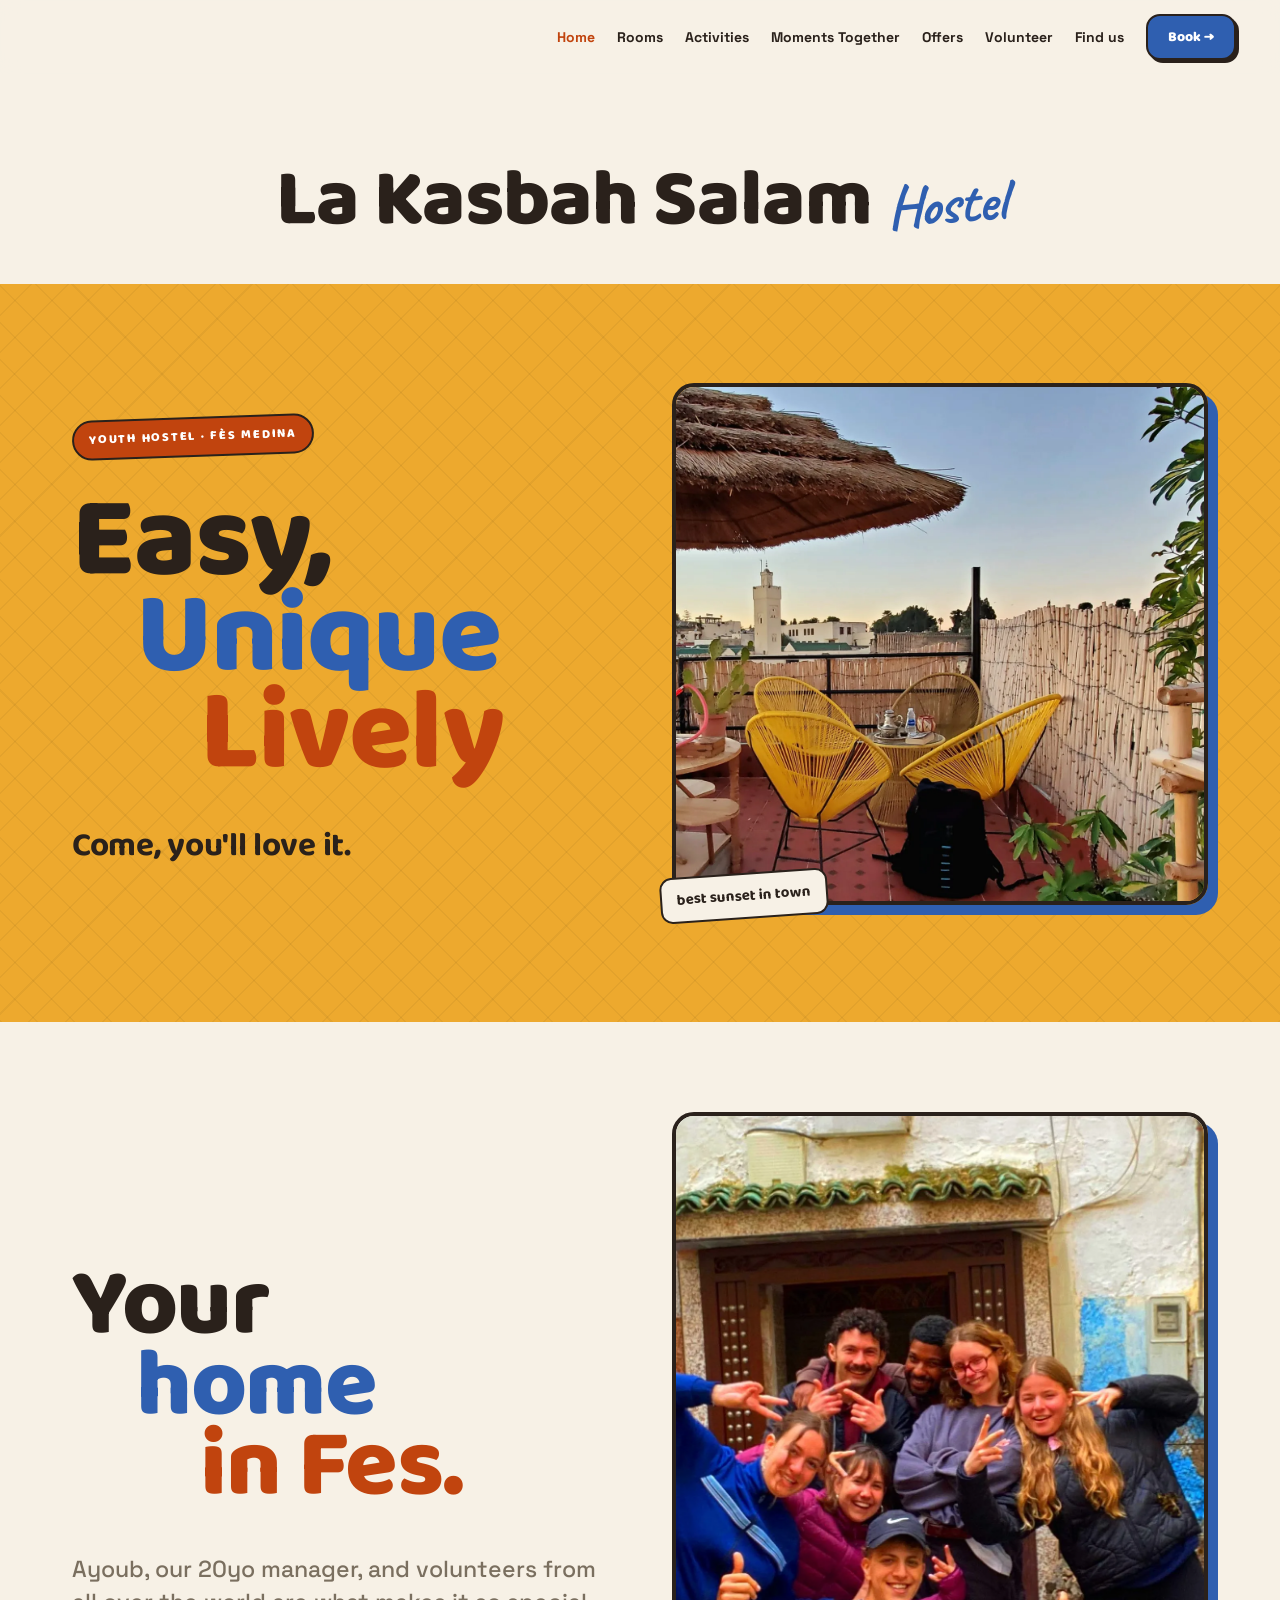
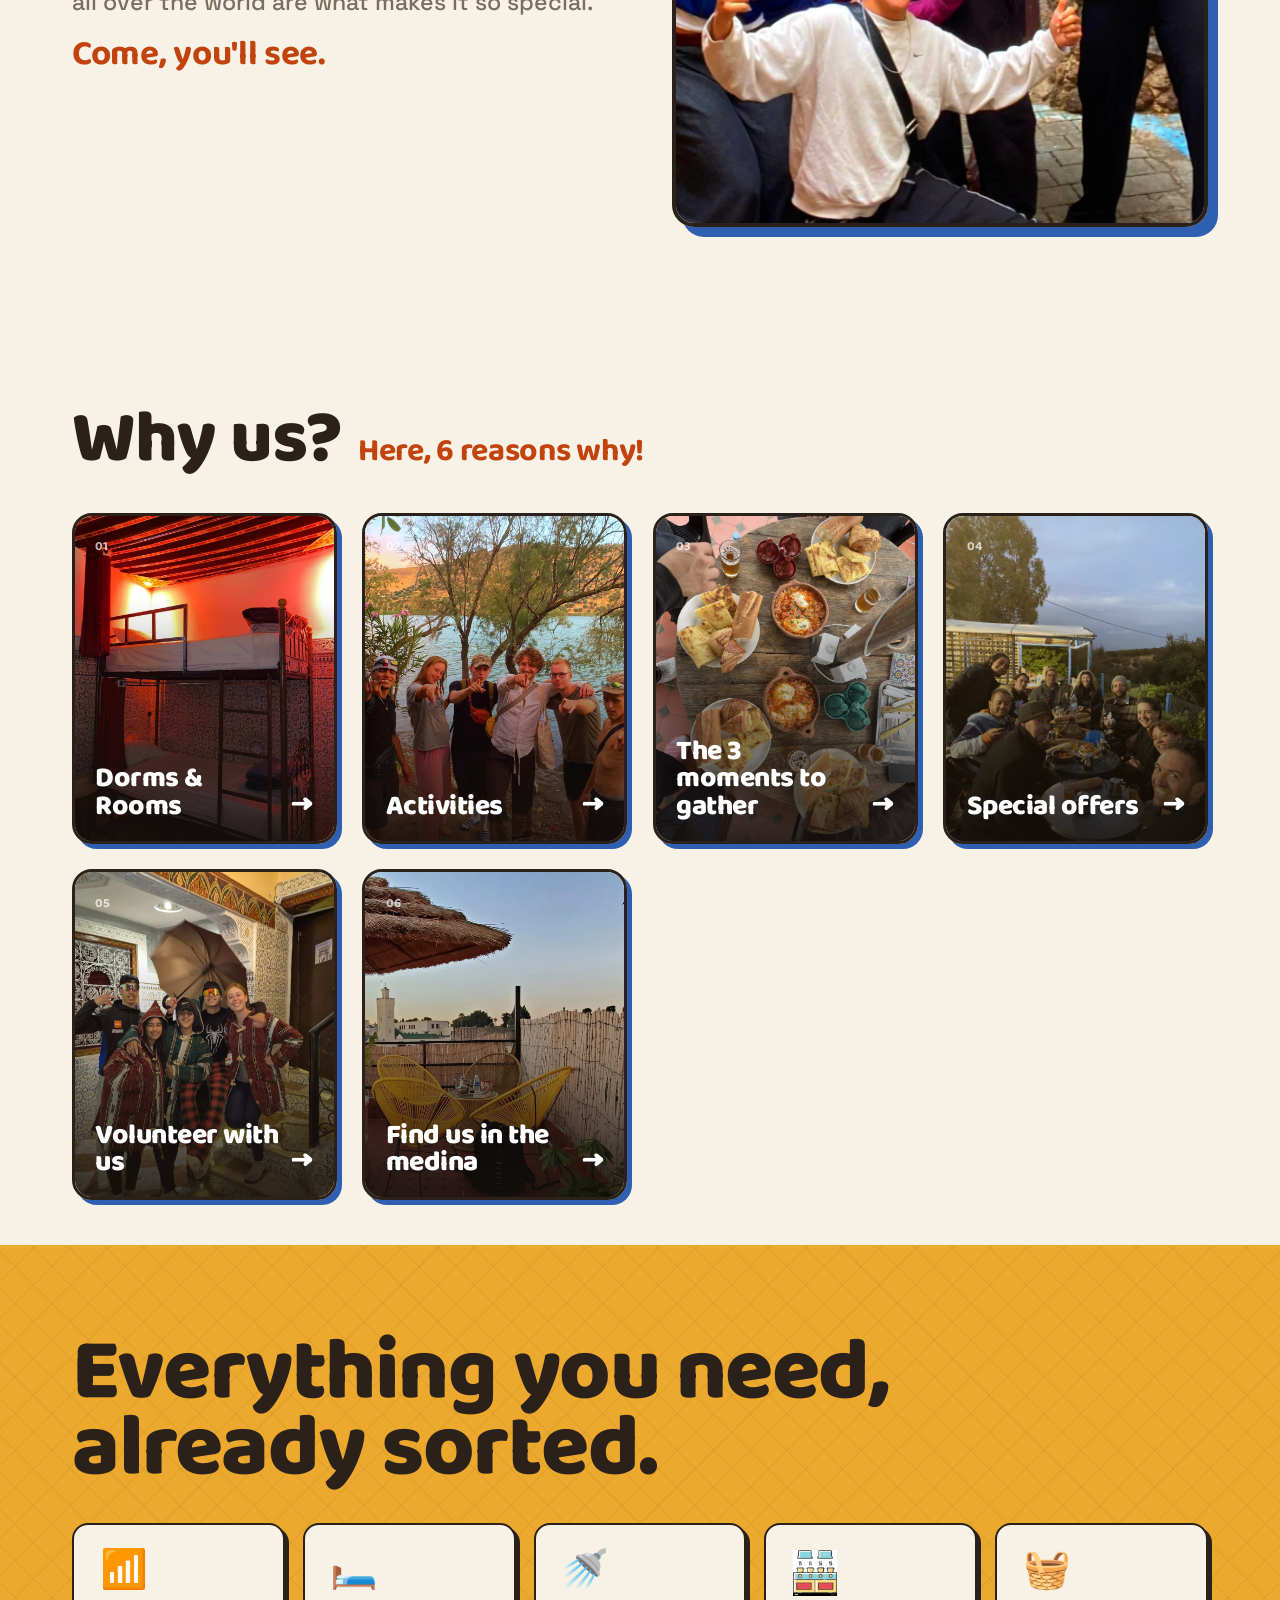
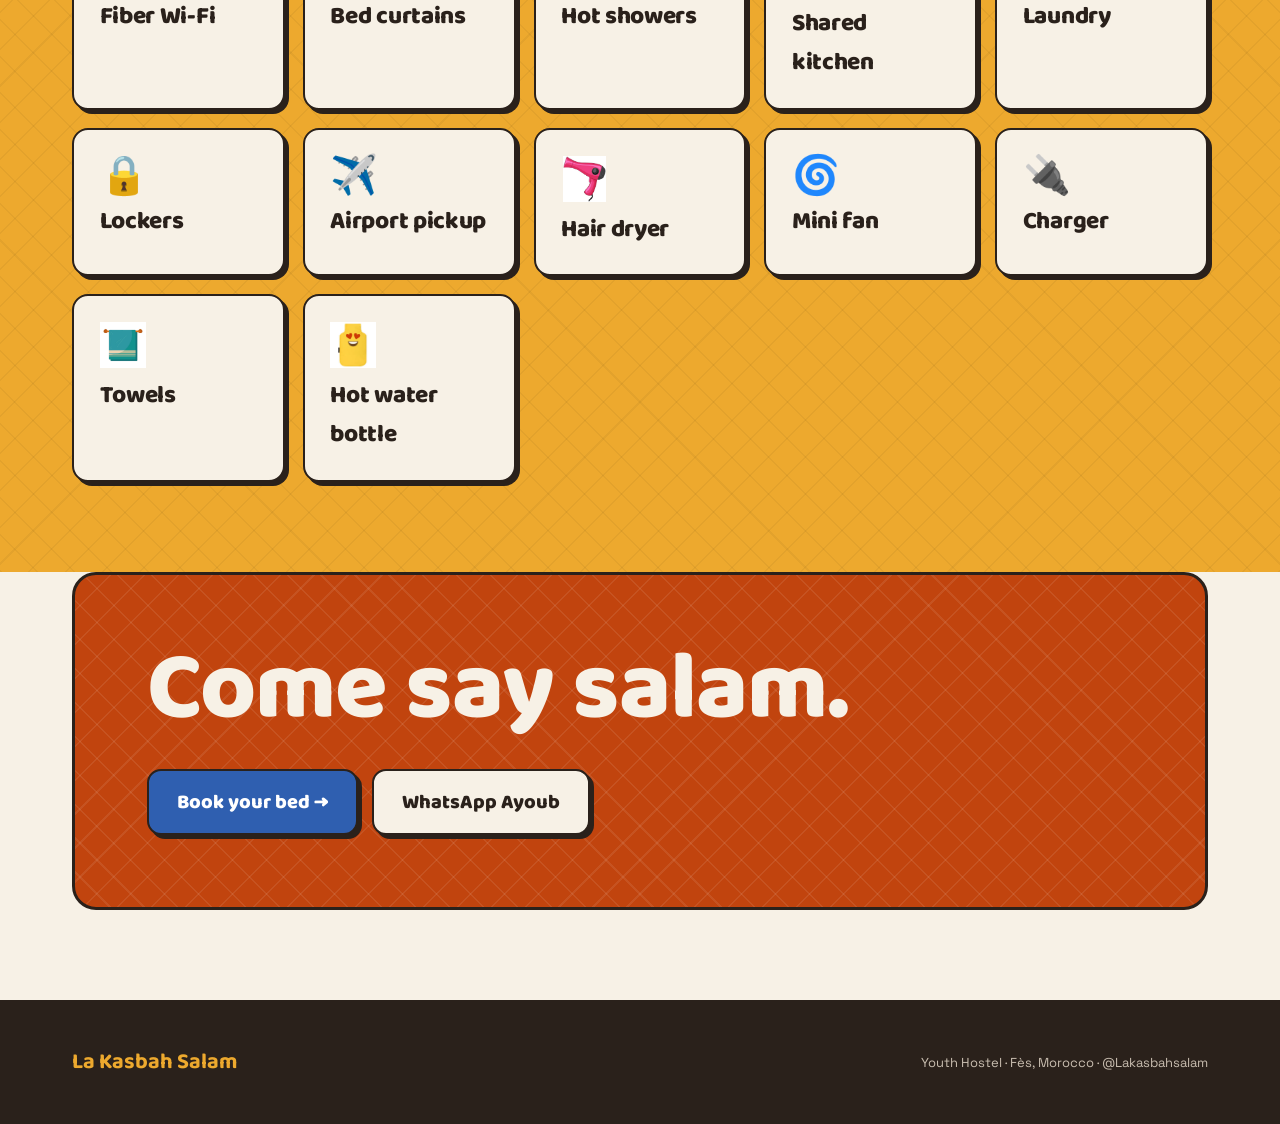
<file: index.html>
<!DOCTYPE html>
<html lang="en">
<head>
<meta charset="utf-8">
<meta name="viewport" content="width=device-width, initial-scale=1">
<title>La Kasbah Salam Hostel — Auberge de jeunesse à Fès Médina</title>
<meta name="description" content="La Kasbah Salam — a lively youth hostel in the Fès medina. Dorms & private rooms, rooftop breakfast, activities and a warm welcome from Ayoub and the crew.">
<link rel="preconnect" href="https://fonts.googleapis.com">
<link rel="preconnect" href="https://fonts.gstatic.com" crossorigin>
<link href="https://fonts.googleapis.com/css2?family=Baloo+2:wght@500;600;700;800&family=Caveat:wght@700&family=Space+Grotesk:wght@400;500;600;700&display=swap" rel="stylesheet">
<link rel="stylesheet" href="style.css">
</head>
<body>

<nav class="nav">
  <span></span>
  <div class="nav-links">
    <a class="nav-link active" href="index.html">Home</a>
    <a class="nav-link" href="rooms.html">Rooms</a>
    <a class="nav-link" href="activities.html">Activities</a>
    <a class="nav-link" href="moments.html">Moments Together</a>
    <a class="nav-link" href="offers.html">Offers</a>
    <a class="nav-link" href="volunteering.html">Volunteer</a>
    <a class="nav-link" href="find-us.html">Find us</a>
    <a class="btn-book" href="https://beds24.com/booking2.php?propid=334299&referer=BookingPage" target="_blank" rel="noopener">Book →</a>
  </div>
</nav>

<!-- Masthead -->
<section class="sec" style="padding-bottom:clamp(28px,5vh,48px); text-align:center;">
  <h1 class="rise" style="margin:0; font-family:var(--display); font-weight:800; font-size:clamp(38px,7vw,80px); line-height:.94; letter-spacing:-1px;">La Kasbah Salam <span style="font-family:var(--hand); font-weight:700; font-size:clamp(30px,5vw,58px); color:var(--gold); display:inline-block; transform:rotate(-4deg);">Hostel</span></h1>
</section>

<!-- Hero -->
<header class="hatch" style="background:var(--brand);">
  <div style="padding:clamp(44px,7vh,88px) clamp(20px,6vw,72px) clamp(52px,9vh,104px); min-height:82vh; display:grid; grid-template-columns:repeat(auto-fit,minmax(300px,1fr)); gap:clamp(32px,5vw,64px); align-items:center;">
    <div>
      <div class="rise" style="animation-delay:.05s; margin-bottom:clamp(20px,4vh,36px);">
        <span class="pill">Youth hostel · Fès medina</span>
      </div>
      <h1 class="stack" style="font-size:clamp(3.6rem,9vw,8rem);">
        <span class="t-ink rise" style="animation-delay:.15s;">Easy,</span>
        <span class="t-gold rise indent-1" style="animation-delay:.35s;">Unique</span>
        <span class="t-terra rise indent-2" style="animation-delay:.55s;">Lively</span>
      </h1>
      <p class="rise" style="margin:clamp(24px,4vh,40px) 0 0; font-family:var(--display); font-weight:700; font-size:clamp(1.4rem,2.6vw,2.2rem); letter-spacing:-.3px; animation-delay:.82s;">Come, you'll love it.</p>
    </div>
    <div class="rise" style="position:relative; animation-delay:.4s;">
      <img class="framed" src="assets/terrace.webp" alt="Rooftop terrace at sunset" style="width:100%; height:clamp(360px,58vh,600px); object-fit:cover;">
      <div style="position:absolute; bottom:-14px; left:-12px; background:var(--paper); color:var(--ink); font-family:var(--display); font-weight:700; font-size:15px; padding:9px 15px; border-radius:12px; border:2.5px solid var(--ink); transform:rotate(-4deg);">best sunset in town</div>
    </div>
  </div>
</header>

<!-- Your home in Fes -->
<section id="crew" class="sec" style="display:grid; grid-template-columns:1fr 1fr; gap:clamp(32px,5vw,72px); align-items:center;">
  <div>
    <h2 class="stack" style="font-size:clamp(3rem,7.5vw,6rem);">
      <span class="t-ink reveal">Your</span>
      <span class="t-gold reveal indent-1" style="animation-range:entry 2% cover 30%;">home</span>
      <span class="t-terra reveal indent-2" style="animation-range:entry 4% cover 32%;">in Fes.</span>
    </h2>
    <p class="reveal" style="margin:clamp(28px,5vh,48px) 0 0; font-size:clamp(1.15rem,2vw,1.45rem); line-height:1.45; font-weight:500; color:var(--muted); animation-range:entry 6% cover 34%;">Ayoub, our 20yo manager, and volunteers from all over the world are what makes it so special.</p>
    <p class="reveal" style="margin:16px 0 0; font-family:var(--display); font-weight:700; font-size:clamp(1.4rem,2.8vw,2.2rem); letter-spacing:-.3px; line-height:1.05; color:var(--terra); animation-range:entry 8% cover 36%;">Come, you'll see.</p>
  </div>
  <div style="position:relative;">
    <img class="framed clip" src="assets/groupe-colorized-entree.webp" alt="Guests at La Kasbah Salam" style="width:100%; aspect-ratio:3/4; object-fit:cover;">
  </div>
</section>

<!-- Why us -->
<section id="stay" class="sec" style="padding-bottom:clamp(32px,5vh,56px);">
  <div class="reveal" style="display:flex; align-items:baseline; gap:16px; flex-wrap:wrap; margin-bottom:clamp(28px,4vh,48px);">
    <h2 style="margin:0; font-family:var(--display); font-weight:800; letter-spacing:-1px; line-height:.9; font-size:clamp(2.6rem,6vw,4.6rem);">Why us?</h2>
    <span style="font-family:var(--display); font-weight:700; font-size:clamp(1.3rem,2.6vw,2rem); letter-spacing:-.3px; color:var(--terra);">Here, 6 reasons why!</span>
  </div>
  <div class="card-grid">
    <a class="tile reveal" href="rooms.html"><img src="assets/room-dorm-mixed.webp" alt="Dorms & Rooms"><span class="tile__scrim"></span><span class="tile__num">01</span><span class="tile__cap"><span class="tile__title">Dorms &amp; Rooms</span><span class="tile__arrow">→</span></span></a>
    <a class="tile reveal" href="activities.html"><img src="assets/river-outing.webp" alt="Activities"><span class="tile__scrim"></span><span class="tile__num">02</span><span class="tile__cap"><span class="tile__title">Activities</span><span class="tile__arrow">→</span></span></a>
    <a class="tile reveal" href="moments.html"><img src="assets/breakfast-hero.webp" alt="The 3 moments to gather"><span class="tile__scrim"></span><span class="tile__num">03</span><span class="tile__cap"><span class="tile__title">The 3 moments to gather</span><span class="tile__arrow">→</span></span></a>
    <a class="tile reveal" href="offers.html"><img src="assets/zalagh-sunset.webp" alt="Special offers"><span class="tile__scrim"></span><span class="tile__num">04</span><span class="tile__cap"><span class="tile__title">Special offers</span><span class="tile__arrow">→</span></span></a>
    <a class="tile reveal" href="volunteering.html"><img src="assets/group-stairs.webp" alt="Volunteer with us"><span class="tile__scrim"></span><span class="tile__num">05</span><span class="tile__cap"><span class="tile__title">Volunteer with us</span><span class="tile__arrow">→</span></span></a>
    <a class="tile reveal" href="find-us.html"><img src="assets/terrace.webp" alt="Find us in the medina"><span class="tile__scrim"></span><span class="tile__num">06</span><span class="tile__cap"><span class="tile__title">Find us in the medina</span><span class="tile__arrow">→</span></span></a>
  </div>
</section>

<!-- Amenities -->
<section class="hatch" style="background:var(--brand);">
  <div class="sec">
    <h2 class="reveal" style="margin:0 0 clamp(28px,4vh,48px); font-family:var(--display); font-weight:800; letter-spacing:-1.5px; line-height:.86; font-size:clamp(2.6rem,7vw,5.5rem); color:var(--ink);">Everything you need,<br>already sorted.</h2>
    <div class="amenity-grid">
      <div class="amenity reveal"><div class="amenity__icon">📶</div><div class="amenity__label">Fiber Wi-Fi</div></div>
      <div class="amenity reveal"><div class="amenity__icon">🛏️</div><div class="amenity__label">Bed curtains</div></div>
      <div class="amenity reveal"><div class="amenity__icon">🚿</div><div class="amenity__label">Hot showers</div></div>
      <div class="amenity reveal"><img loading="lazy" src="assets/am-kitchen.jpg" alt="Shared kitchen"><div class="amenity__label">Shared kitchen</div></div>
      <div class="amenity reveal"><div class="amenity__icon">🧺</div><div class="amenity__label">Laundry</div></div>
      <div class="amenity reveal"><div class="amenity__icon">🔒</div><div class="amenity__label">Lockers</div></div>
      <div class="amenity reveal"><div class="amenity__icon">✈️</div><div class="amenity__label">Airport pickup</div></div>
      <div class="amenity reveal"><img loading="lazy" src="assets/am-hairdryer.jpg" alt="Hair dryer"><div class="amenity__label">Hair dryer</div></div>
      <div class="amenity reveal"><div class="amenity__icon">🌀</div><div class="amenity__label">Mini fan</div></div>
      <div class="amenity reveal"><div class="amenity__icon">🔌</div><div class="amenity__label">Charger</div></div>
      <div class="amenity reveal"><img loading="lazy" src="assets/am-towel.jpg" alt="Towels"><div class="amenity__label">Towels</div></div>
      <div class="amenity reveal"><img loading="lazy" src="assets/am-bouillote.jpg" alt="Hot water bottle"><div class="amenity__label">Hot water bottle</div></div>
    </div>
  </div>
</section>

<!-- CTA -->
<section id="find" style="padding:0 clamp(20px,6vw,72px) clamp(56px,10vh,120px);">
  <div class="cta hatch hatch--light rise">
    <h2 style="margin:0; font-family:var(--display); font-weight:800; letter-spacing:-1px; line-height:.9; font-size:clamp(2.8rem,8vw,6rem); color:var(--paper);">Come say salam.</h2>
    <div style="display:flex; flex-wrap:wrap; gap:14px; margin-top:clamp(28px,4vh,44px);">
      <a class="btn btn--gold" href="https://beds24.com/booking2.php?propid=334299&referer=BookingPage" target="_blank" rel="noopener">Book your bed →</a>
      <a class="btn btn--paper" href="https://wa.me/212635929822" target="_blank" rel="noopener">WhatsApp Ayoub</a>
    </div>
  </div>
</section>

<footer class="footer">
  <div class="footer__brand">La Kasbah Salam</div>
  <span class="footer__meta">Youth Hostel · Fès, Morocco · @Lakasbahsalam</span>
</footer>

</body>
</html>
</file>
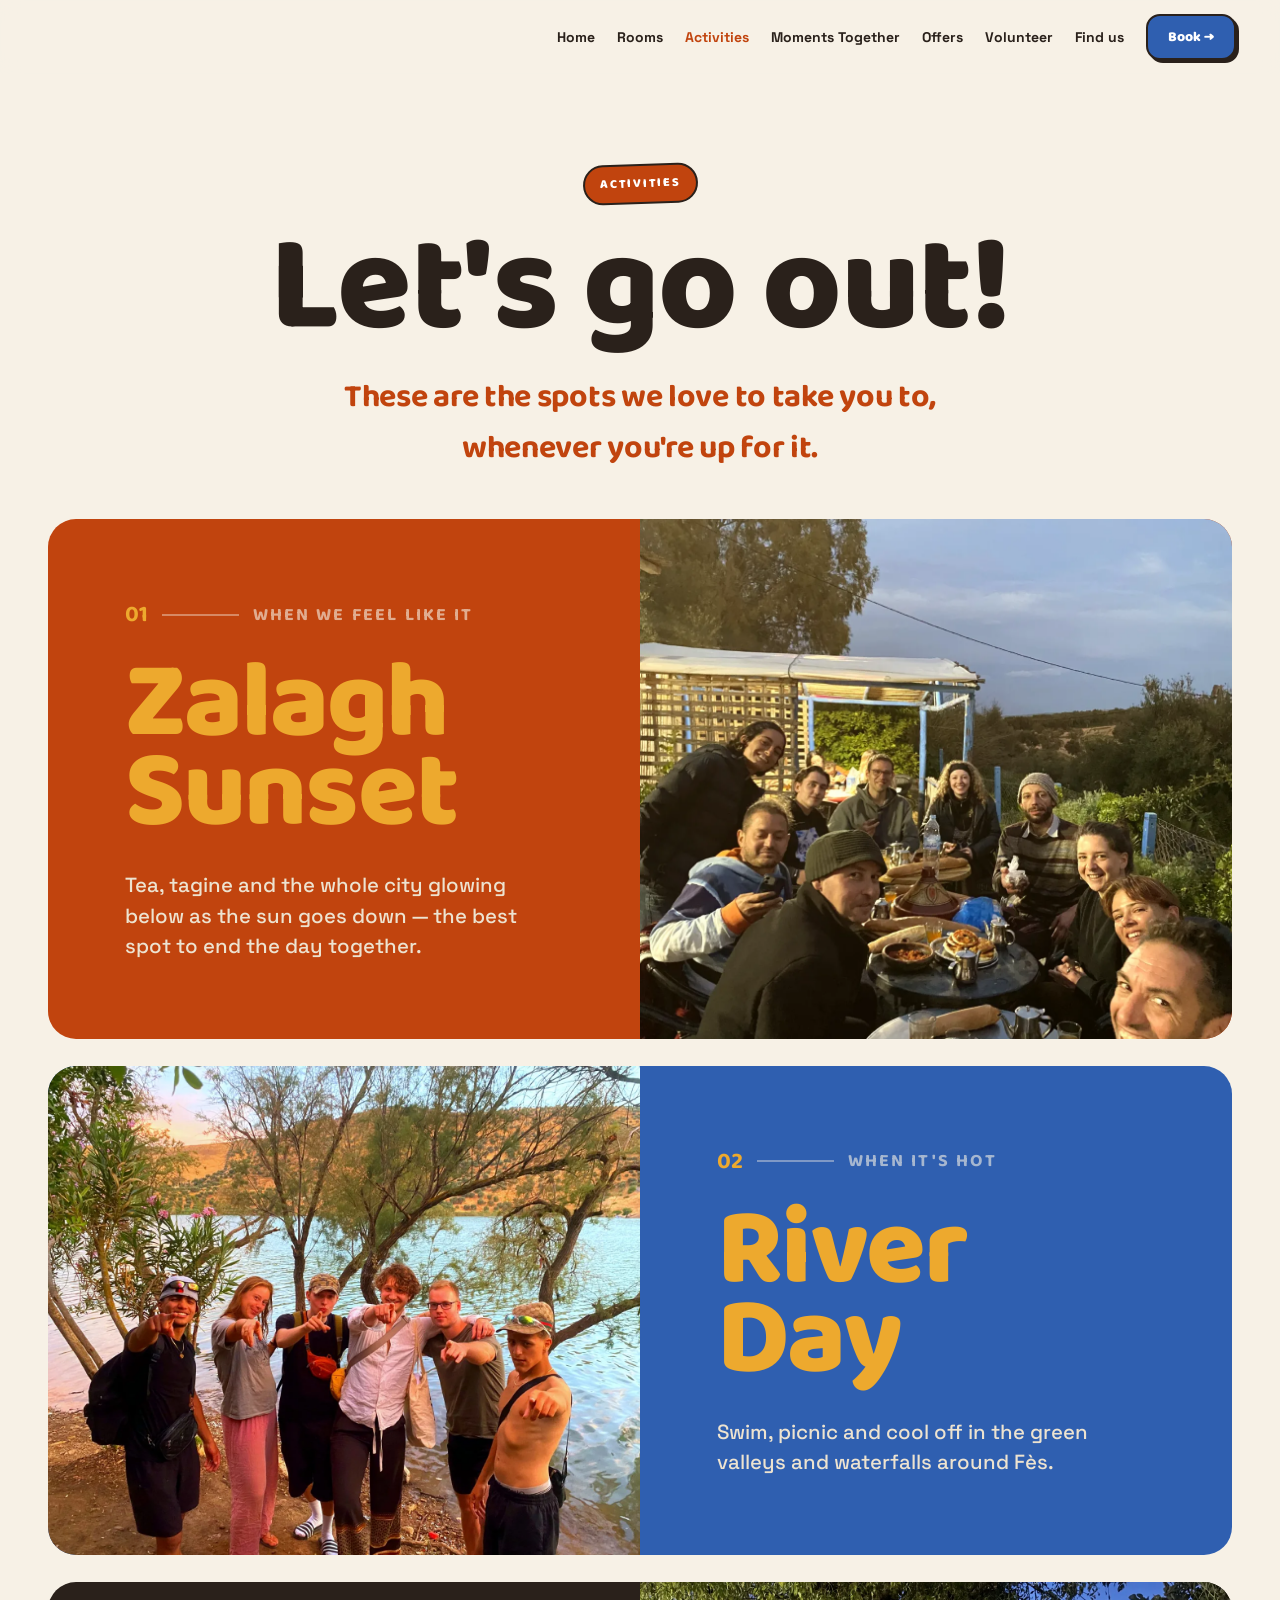
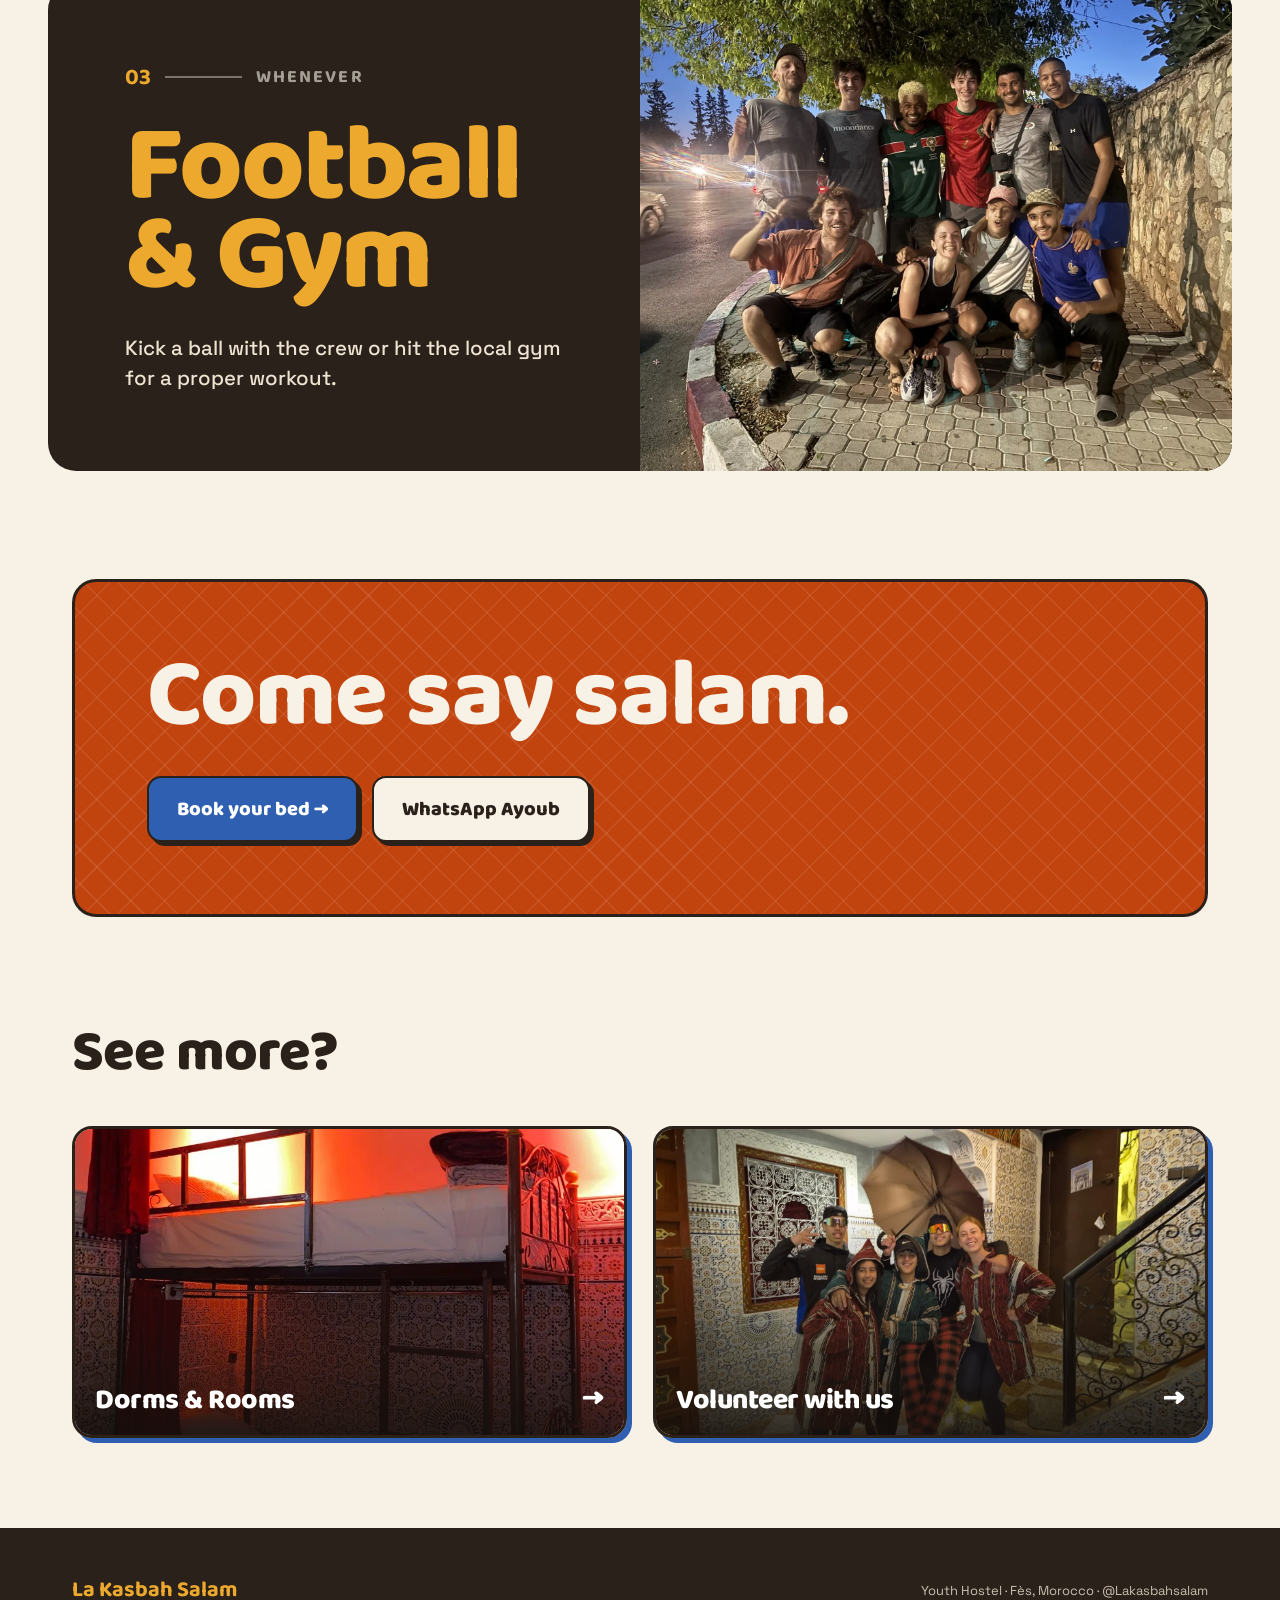
<file: activities.html>
<!DOCTYPE html>
<html lang="en">
<head>
<meta charset="utf-8">
<meta name="viewport" content="width=device-width, initial-scale=1">
<title>Activities — La Kasbah Salam Hostel, Fès</title>
<meta name="description" content="The spots we love to take you to around Fès: sunset tea and tagine near Zalagh, river days in the green valleys, football and the local gym.">
<link rel="preconnect" href="https://fonts.googleapis.com">
<link rel="preconnect" href="https://fonts.gstatic.com" crossorigin>
<link href="https://fonts.googleapis.com/css2?family=Baloo+2:wght@500;600;700;800&family=Caveat:wght@700&family=Space+Grotesk:wght@400;500;600;700&display=swap" rel="stylesheet">
<link rel="stylesheet" href="style.css">
</head>
<body>

<nav class="nav">
  <span></span>
  <div class="nav-links">
    <a class="nav-link" href="index.html">Home</a>
    <a class="nav-link" href="rooms.html">Rooms</a>
    <a class="nav-link active" href="activities.html">Activities</a>
    <a class="nav-link" href="moments.html">Moments Together</a>
    <a class="nav-link" href="offers.html">Offers</a>
    <a class="nav-link" href="volunteering.html">Volunteer</a>
    <a class="nav-link" href="find-us.html">Find us</a>
    <a class="btn-book" href="https://beds24.com/booking2.php?propid=334299&referer=BookingPage" target="_blank" rel="noopener">Book →</a>
  </div>
</nav>

<section class="sec" style="padding-bottom:clamp(30px,5vh,52px); text-align:center;">
  <div class="rise" style="animation-delay:.05s; margin-bottom:clamp(16px,3vh,28px);"><span class="pill">Activities</span></div>
  <h1 class="rise" style="margin:0; font-family:var(--display); font-weight:800; font-size:clamp(3.4rem,11vw,8.5rem); line-height:.84; letter-spacing:-1.5px; animation-delay:.15s;">Let's go out!</h1>
  <p class="rise" style="margin:clamp(20px,3vh,32px) auto 0; max-width:36ch; font-family:var(--display); font-weight:700; font-size:clamp(1.3rem,2.6vw,2rem); letter-spacing:-.3px; color:var(--terra); animation-delay:.55s;">These are the spots we love to take you to, whenever you're up for it.</p>
</section>

<section style="padding:0 clamp(16px,4vw,48px) clamp(24px,5vh,60px);">
  <div class="ritual-list">
    <article class="ritual reveal" style="background:var(--terra);">
      <div class="ritual__text">
        <div class="ritual__meta"><span class="ritual__idx">01</span><span class="ritual__rule"></span><span class="ritual__label">When we feel like it</span></div>
        <h3 class="ritual__title"><span>Zalagh</span><span>Sunset</span></h3>
        <p class="ritual__detail">Tea, tagine and the whole city glowing below as the sun goes down — the best spot to end the day together.</p>
      </div>
      <div class="ritual__media"><img class="clip" src="assets/zalagh-sunset.webp" alt="The crew gathered around tea and tagine at dusk near Zalagh"></div>
    </article>
    <article class="ritual reveal" style="background:var(--gold);">
      <div class="ritual__text">
        <div class="ritual__meta"><span class="ritual__idx">02</span><span class="ritual__rule"></span><span class="ritual__label">When it's hot</span></div>
        <h3 class="ritual__title"><span>River</span><span>Day</span></h3>
        <p class="ritual__detail">Swim, picnic and cool off in the green valleys and waterfalls around Fès.</p>
      </div>
      <div class="ritual__media"><img class="clip" src="assets/river-outing.webp" alt="The crew by the lake at sunset"></div>
    </article>
    <article class="ritual reveal" style="background:var(--ink);">
      <div class="ritual__text">
        <div class="ritual__meta"><span class="ritual__idx">03</span><span class="ritual__rule"></span><span class="ritual__label">Whenever</span></div>
        <h3 class="ritual__title"><span>Football</span><span>&amp; Gym</span></h3>
        <p class="ritual__detail">Kick a ball with the crew or hit the local gym for a proper workout.</p>
      </div>
      <div class="ritual__media"><img class="clip" src="assets/act-football-real.webp" alt="The crew after a football match"></div>
    </article>
  </div>
</section>

<section style="padding:clamp(40px,7vh,90px) clamp(20px,6vw,72px) clamp(56px,10vh,120px);">
  <div class="cta hatch hatch--light rise">
    <h2 style="margin:0; font-family:var(--display); font-weight:800; letter-spacing:-1px; line-height:.9; font-size:clamp(2.8rem,8vw,6rem); color:var(--paper);">Come say salam.</h2>
    <div style="display:flex; flex-wrap:wrap; gap:14px; margin-top:clamp(28px,4vh,44px);">
      <a class="btn btn--gold" href="https://beds24.com/booking2.php?propid=334299&referer=BookingPage" target="_blank" rel="noopener">Book your bed →</a>
      <a class="btn btn--paper" href="https://wa.me/212635929822" target="_blank" rel="noopener">WhatsApp Ayoub</a>
    </div>
  </div>
</section>

<section class="seemore sec" style="padding-top:0;">
  <h2 class="reveal" style="margin:0 0 clamp(24px,3vh,36px); font-family:var(--display); font-weight:800; letter-spacing:-1px; font-size:clamp(2.4rem,5vw,3.6rem);">See more?</h2>
  <div class="card-grid">
    <a class="tile reveal" href="rooms.html"><img src="assets/room-dorm-mixed.webp" alt="Dorms & Rooms"><span class="tile__scrim"></span><span class="tile__cap"><span class="tile__title">Dorms &amp; Rooms</span><span class="tile__arrow">→</span></span></a>
    <a class="tile reveal" href="volunteering.html"><img src="assets/group-stairs.webp" alt="Volunteer with us"><span class="tile__scrim"></span><span class="tile__cap"><span class="tile__title">Volunteer with us</span><span class="tile__arrow">→</span></span></a>
  </div>
</section>

<footer class="footer">
  <div class="footer__brand">La Kasbah Salam</div>
  <span class="footer__meta">Youth Hostel · Fès, Morocco · @Lakasbahsalam</span>
</footer>

</body>
</html>
</file>
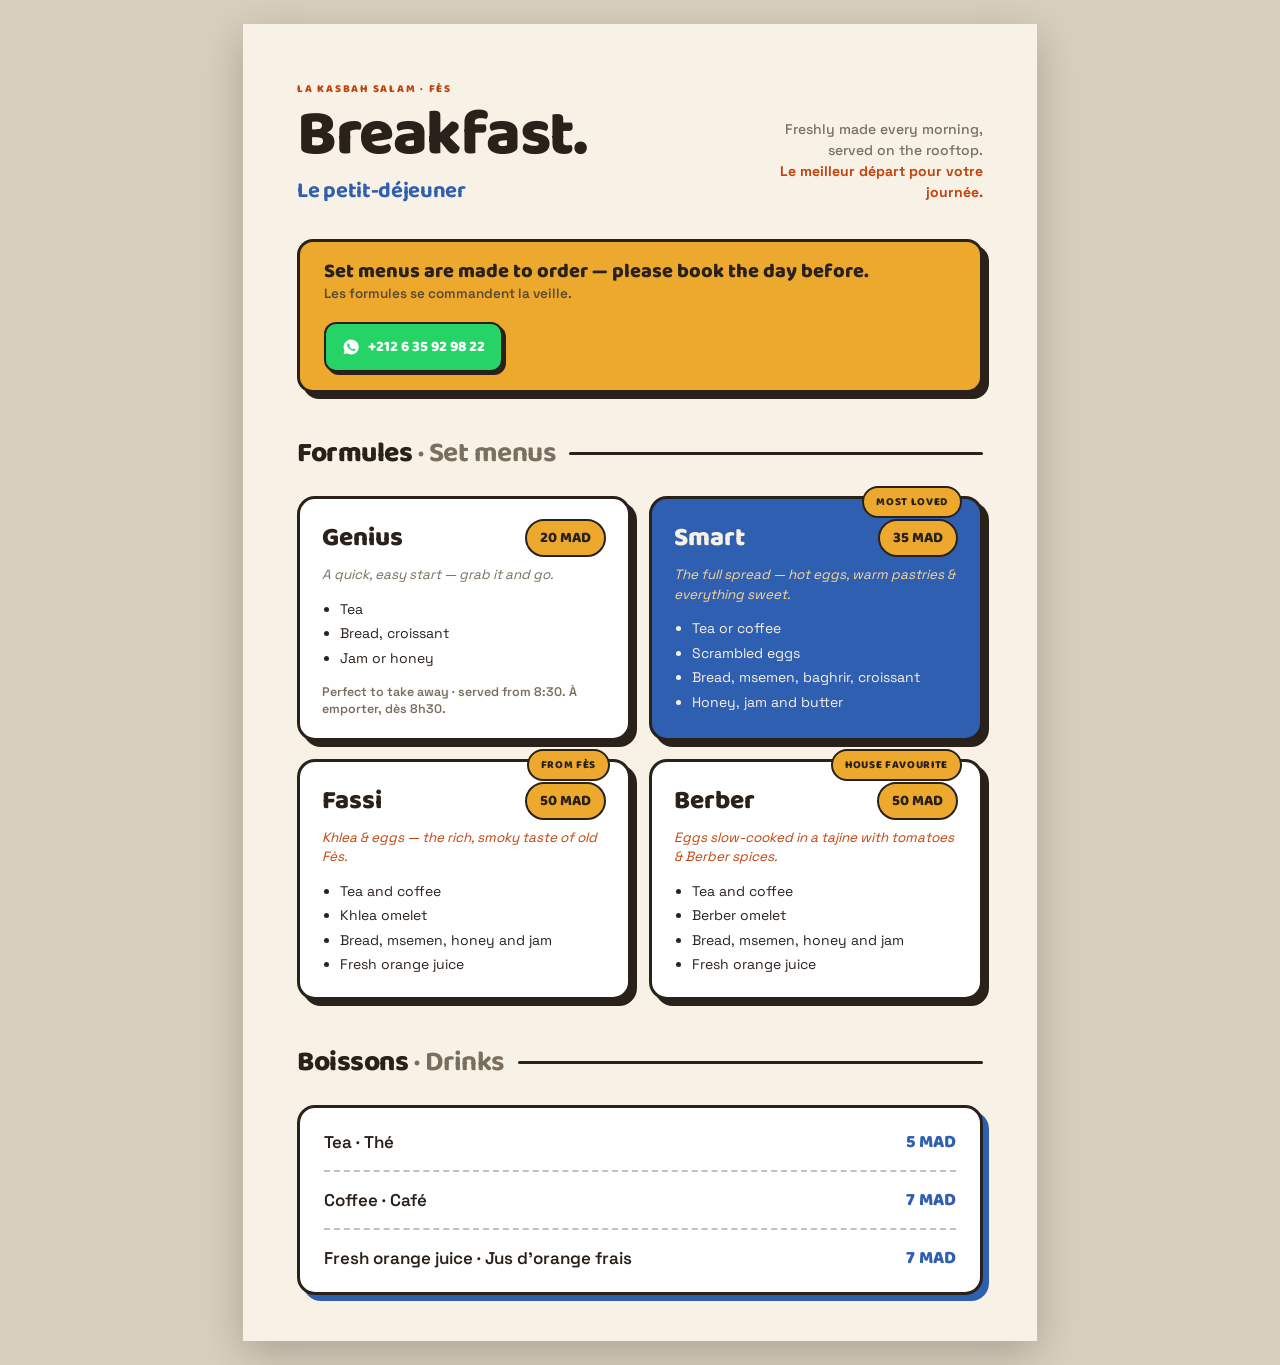
<file: menu.html>
<!DOCTYPE html>
<html lang="en">
<head>
<meta charset="utf-8">
<meta name="viewport" content="width=device-width, initial-scale=1">
<title>Breakfast Menu — La Kasbah Salam, Fès</title>
<meta name="description" content="The rooftop breakfast menu at La Kasbah Salam, Fès: set menus (Genius, Smart, Fassi, Berber) and drinks. Set menus made to order — book the day before.">
<link rel="preconnect" href="https://fonts.googleapis.com">
<link rel="preconnect" href="https://fonts.gstatic.com" crossorigin>
<link href="https://fonts.googleapis.com/css2?family=Baloo+2:wght@500;600;700;800&family=Space+Grotesk:wght@400;500;600;700&display=swap" rel="stylesheet">
<style>
  :root{ --brand:#EDA92E; --gold:#2F5FB0; --terra:#C1440E; --ink:#2A211B; --paper:#F7F1E6; --muted:#7a6f5f; }
  *{ box-sizing:border-box; }
  body{ margin:0; background:#d9cfbd; color:var(--ink); font-family:'Space Grotesk',sans-serif; }
  a{ text-decoration:none; color:inherit; }
  @media print{
    @page{ size:A4; margin:0; }
    body{ background:#fff; }
    .sheet{ box-shadow:none !important; margin:0 !important; }
  }
</style>
</head>
<body>

<div class="sheet" style="width:794px; min-height:1123px; margin:24px auto; background:var(--paper); padding:52px 54px 46px; box-shadow:0 12px 40px rgba(0,0,0,.22);">

  <header style="display:flex; align-items:flex-end; justify-content:space-between; gap:24px;">
    <div>
      <span style="display:inline-block; font-family:'Baloo 2',cursive; font-weight:800; font-size:11px; letter-spacing:.16em; text-transform:uppercase; color:var(--terra); margin-bottom:10px;">La Kasbah Salam · Fès</span>
      <h1 style="margin:0; font-family:'Baloo 2',cursive; font-weight:800; font-size:64px; line-height:.86; letter-spacing:-1.5px;">Breakfast.</h1>
      <p style="margin:10px 0 0; font-family:'Baloo 2',cursive; font-weight:700; font-size:22px; letter-spacing:-.3px; color:var(--gold);">Le petit-déjeuner</p>
    </div>
    <p style="margin:0 0 6px; max-width:26ch; font-size:14px; font-weight:500; line-height:1.5; color:var(--muted); text-align:right;">Freshly made every morning, served on the rooftop.<br><span style="color:var(--terra); font-weight:700;">Le meilleur départ pour votre journée.</span></p>
  </header>

  <div style="margin-top:30px; background:var(--brand); border:3px solid var(--ink); border-radius:16px; box-shadow:6px 6px 0 var(--ink); padding:18px 24px; display:flex; align-items:center; justify-content:space-between; gap:20px; flex-wrap:wrap;">
    <div>
      <div style="font-family:'Baloo 2',cursive; font-weight:800; font-size:20px; line-height:1.1;">Set menus are made to order — please book the day before.</div>
      <div style="font-size:13.5px; font-weight:600; color:#5c4a30; margin-top:3px;">Les formules se commandent la veille.</div>
    </div>
    <a href="https://wa.me/212635929822" target="_blank" rel="noopener" style="flex:none; display:inline-flex; align-items:center; gap:8px; font-family:'Baloo 2',cursive; font-weight:800; font-size:15px; background:#25D366; color:#fff; padding:11px 16px; border-radius:12px; border:2.5px solid var(--ink); box-shadow:3px 3px 0 var(--ink);">
      <svg viewBox="0 0 24 24" width="18" height="18" fill="currentColor" aria-hidden="true"><path d="M12 2a10 10 0 0 0-8.6 15l-1.3 4.7 4.8-1.3A10 10 0 1 0 12 2Zm5.6 14.1c-.2.6-1.2 1.2-1.7 1.2-.4 0-1 .1-3.3-.9-2.8-1.2-4.5-4-4.7-4.2-.1-.2-1-1.4-1-2.6 0-1.2.6-1.8.9-2 .2-.3.5-.3.6-.3h.5c.2 0 .4 0 .6.5l.8 2c.1.2.1.4 0 .5l-.4.5c-.2.2-.3.3-.1.6.2.3.8 1.3 1.7 2.1 1.2 1 2.1 1.4 2.4 1.5.2.1.4.1.5-.1l.7-.8c.2-.2.3-.2.6-.1l1.9.9c.3.1.5.2.5.3.1.2.1.7-.2 1.2Z"></path></svg>
      +212 6 35 92 98 22
    </a>
  </div>

  <div style="display:flex; align-items:center; gap:14px; margin-top:38px;">
    <h2 style="margin:0; font-family:'Baloo 2',cursive; font-weight:800; font-size:28px; letter-spacing:-.5px; white-space:nowrap;">Formules <span style="color:var(--muted); font-weight:700;">· Set menus</span></h2>
    <span style="flex:1; height:3px; background:var(--ink); border-radius:2px;"></span>
  </div>

  <div style="display:grid; grid-template-columns:1fr 1fr; gap:18px; margin-top:20px;">
    <article style="position:relative; display:flex; flex-direction:column; background:#fff; color:var(--ink); border:3px solid var(--ink); border-radius:18px; box-shadow:6px 6px 0 var(--ink); padding:20px 22px;">
      <div style="display:flex; align-items:center; justify-content:space-between; gap:12px;">
        <span style="font-family:'Baloo 2',cursive; font-weight:800; font-size:26px; line-height:1;">Genius</span>
        <span style="flex:none; font-family:'Baloo 2',cursive; font-weight:800; font-size:15px; background:var(--brand); color:var(--ink); padding:5px 13px; border-radius:999px; border:2.5px solid var(--ink);">20 MAD</span>
      </div>
      <p style="margin:8px 0 0; font-size:13.5px; line-height:1.45; font-style:italic; color:var(--muted);">A quick, easy start — grab it and go.</p>
      <ul style="margin:12px 0 0; padding-left:18px; font-size:14px; line-height:1.75;"><li>Tea</li><li>Bread, croissant</li><li>Jam or honey</li></ul>
      <div style="margin-top:auto; padding-top:14px; font-size:12.5px; font-weight:600; line-height:1.35; color:var(--muted);">Perfect to take away · served from 8:30. À emporter, dès 8h30.</div>
    </article>

    <article style="position:relative; display:flex; flex-direction:column; background:var(--gold); color:var(--paper); border:3px solid var(--ink); border-radius:18px; box-shadow:6px 6px 0 var(--ink); padding:20px 22px;">
      <span style="position:absolute; top:-13px; right:18px; font-family:'Baloo 2',cursive; font-weight:800; font-size:11px; letter-spacing:.06em; text-transform:uppercase; background:var(--brand); color:var(--ink); padding:5px 12px; border-radius:999px; border:2.5px solid var(--ink);">Most loved</span>
      <div style="display:flex; align-items:center; justify-content:space-between; gap:12px;">
        <span style="font-family:'Baloo 2',cursive; font-weight:800; font-size:26px; line-height:1;">Smart</span>
        <span style="flex:none; font-family:'Baloo 2',cursive; font-weight:800; font-size:15px; background:var(--brand); color:var(--ink); padding:5px 13px; border-radius:999px; border:2.5px solid var(--ink);">35 MAD</span>
      </div>
      <p style="margin:8px 0 0; font-size:13.5px; line-height:1.45; font-style:italic; color:#FBD794;">The full spread — hot eggs, warm pastries &amp; everything sweet.</p>
      <ul style="margin:12px 0 0; padding-left:18px; font-size:14px; line-height:1.75;"><li>Tea or coffee</li><li>Scrambled eggs</li><li>Bread, msemen, baghrir, croissant</li><li>Honey, jam and butter</li></ul>
    </article>

    <article style="position:relative; display:flex; flex-direction:column; background:#fff; color:var(--ink); border:3px solid var(--ink); border-radius:18px; box-shadow:6px 6px 0 var(--ink); padding:20px 22px;">
      <span style="position:absolute; top:-13px; right:18px; font-family:'Baloo 2',cursive; font-weight:800; font-size:11px; letter-spacing:.06em; text-transform:uppercase; background:var(--brand); color:var(--ink); padding:5px 12px; border-radius:999px; border:2.5px solid var(--ink);">From Fès</span>
      <div style="display:flex; align-items:center; justify-content:space-between; gap:12px;">
        <span style="font-family:'Baloo 2',cursive; font-weight:800; font-size:26px; line-height:1;">Fassi</span>
        <span style="flex:none; font-family:'Baloo 2',cursive; font-weight:800; font-size:15px; background:var(--brand); color:var(--ink); padding:5px 13px; border-radius:999px; border:2.5px solid var(--ink);">50 MAD</span>
      </div>
      <p style="margin:8px 0 0; font-size:13.5px; line-height:1.45; font-style:italic; color:var(--terra);">Khlea &amp; eggs — the rich, smoky taste of old Fès.</p>
      <ul style="margin:12px 0 0; padding-left:18px; font-size:14px; line-height:1.75;"><li>Tea and coffee</li><li>Khlea omelet</li><li>Bread, msemen, honey and jam</li><li>Fresh orange juice</li></ul>
    </article>

    <article style="position:relative; display:flex; flex-direction:column; background:#fff; color:var(--ink); border:3px solid var(--ink); border-radius:18px; box-shadow:6px 6px 0 var(--ink); padding:20px 22px;">
      <span style="position:absolute; top:-13px; right:18px; font-family:'Baloo 2',cursive; font-weight:800; font-size:11px; letter-spacing:.06em; text-transform:uppercase; background:var(--brand); color:var(--ink); padding:5px 12px; border-radius:999px; border:2.5px solid var(--ink);">House favourite</span>
      <div style="display:flex; align-items:center; justify-content:space-between; gap:12px;">
        <span style="font-family:'Baloo 2',cursive; font-weight:800; font-size:26px; line-height:1;">Berber</span>
        <span style="flex:none; font-family:'Baloo 2',cursive; font-weight:800; font-size:15px; background:var(--brand); color:var(--ink); padding:5px 13px; border-radius:999px; border:2.5px solid var(--ink);">50 MAD</span>
      </div>
      <p style="margin:8px 0 0; font-size:13.5px; line-height:1.45; font-style:italic; color:var(--terra);">Eggs slow-cooked in a tajine with tomatoes &amp; Berber spices.</p>
      <ul style="margin:12px 0 0; padding-left:18px; font-size:14px; line-height:1.75;"><li>Tea and coffee</li><li>Berber omelet</li><li>Bread, msemen, honey and jam</li><li>Fresh orange juice</li></ul>
    </article>
  </div>

  <div style="display:flex; align-items:center; gap:14px; margin-top:40px;">
    <h2 style="margin:0; font-family:'Baloo 2',cursive; font-weight:800; font-size:28px; letter-spacing:-.5px; white-space:nowrap;">Boissons <span style="color:var(--muted); font-weight:700;">· Drinks</span></h2>
    <span style="flex:1; height:3px; background:var(--ink); border-radius:2px;"></span>
  </div>

  <div style="margin-top:20px; background:#fff; border:3px solid var(--ink); border-radius:18px; box-shadow:6px 6px 0 var(--gold); padding:6px 24px;">
    <div style="display:flex; align-items:center; justify-content:space-between; padding:14px 0; border-bottom:2px dashed rgba(42,33,27,.28);"><span style="font-size:17px; font-weight:600;">Tea · Thé</span><span style="font-family:'Baloo 2',cursive; font-weight:800; font-size:18px; color:var(--gold);">5 MAD</span></div>
    <div style="display:flex; align-items:center; justify-content:space-between; padding:14px 0; border-bottom:2px dashed rgba(42,33,27,.28);"><span style="font-size:17px; font-weight:600;">Coffee · Café</span><span style="font-family:'Baloo 2',cursive; font-weight:800; font-size:18px; color:var(--gold);">7 MAD</span></div>
    <div style="display:flex; align-items:center; justify-content:space-between; padding:14px 0;"><span style="font-size:17px; font-weight:600;">Fresh orange juice · Jus d'orange frais</span><span style="font-family:'Baloo 2',cursive; font-weight:800; font-size:18px; color:var(--gold);">7 MAD</span></div>
  </div>

</div>

</body>
</html>
</file>
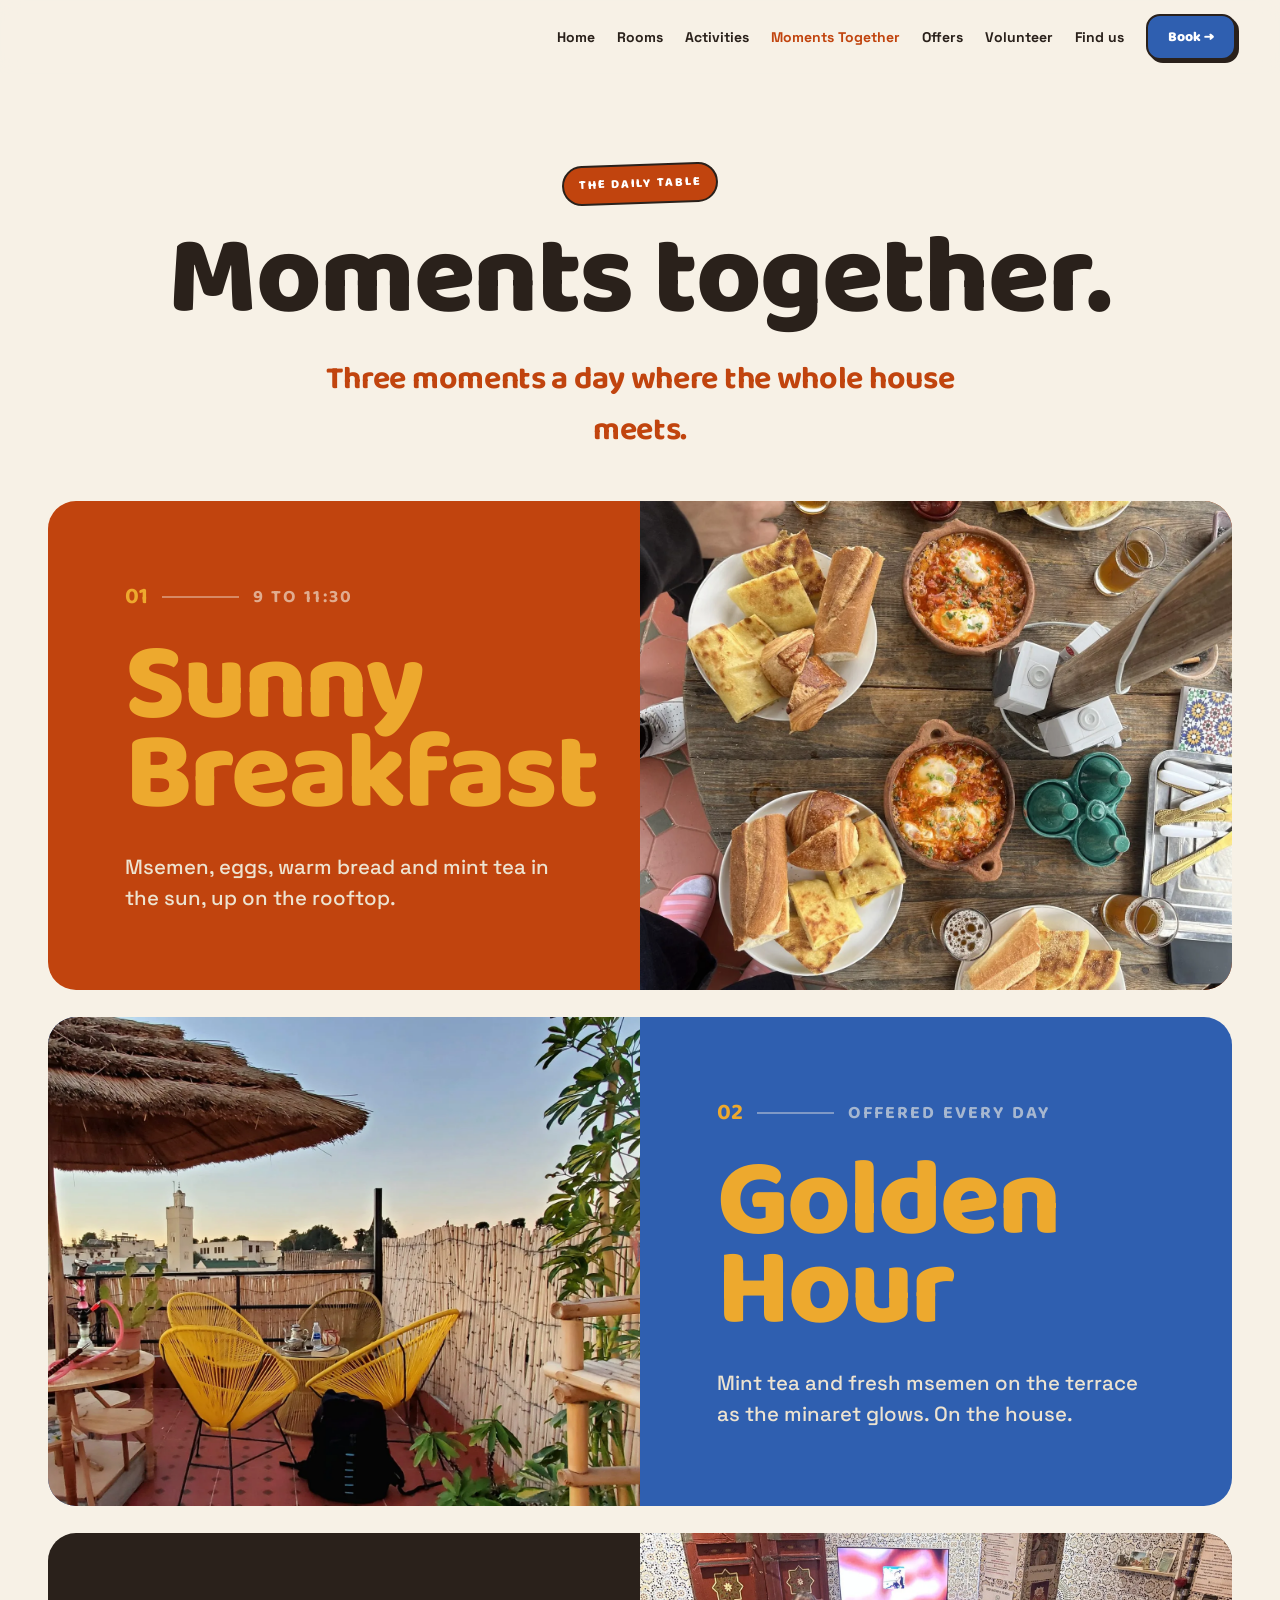
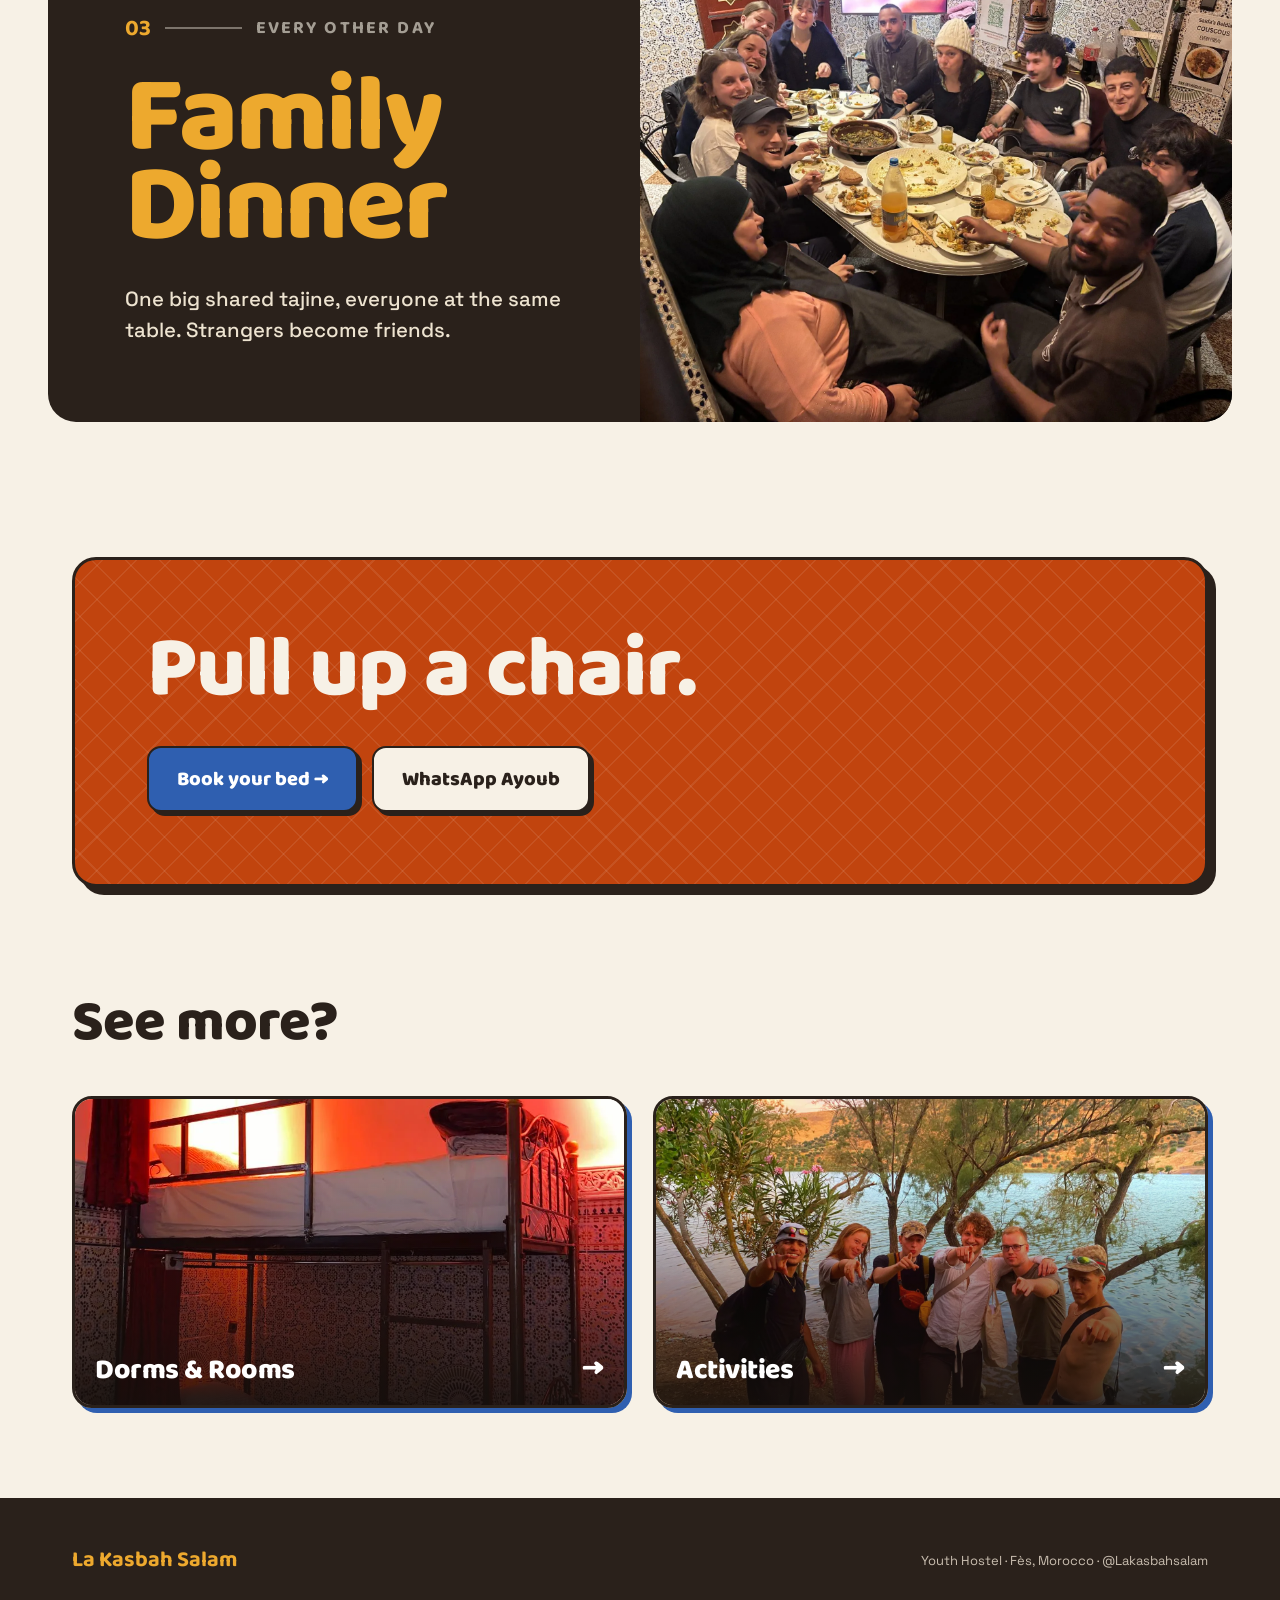
<file: moments.html>
<!DOCTYPE html>
<html lang="en">
<head>
<meta charset="utf-8">
<meta name="viewport" content="width=device-width, initial-scale=1">
<title>Moments Together — La Kasbah Salam Hostel, Fès</title>
<meta name="description" content="Three moments a day where the whole house meets at La Kasbah Salam: rooftop breakfast, golden-hour mint tea and msemen, and a shared family dinner.">
<link rel="preconnect" href="https://fonts.googleapis.com">
<link rel="preconnect" href="https://fonts.gstatic.com" crossorigin>
<link href="https://fonts.googleapis.com/css2?family=Baloo+2:wght@500;600;700;800&family=Caveat:wght@700&family=Space+Grotesk:wght@400;500;600;700&display=swap" rel="stylesheet">
<link rel="stylesheet" href="style.css">
</head>
<body>

<nav class="nav">
  <span></span>
  <div class="nav-links">
    <a class="nav-link" href="index.html">Home</a>
    <a class="nav-link" href="rooms.html">Rooms</a>
    <a class="nav-link" href="activities.html">Activities</a>
    <a class="nav-link active" href="moments.html">Moments Together</a>
    <a class="nav-link" href="offers.html">Offers</a>
    <a class="nav-link" href="volunteering.html">Volunteer</a>
    <a class="nav-link" href="find-us.html">Find us</a>
    <a class="btn-book" href="https://beds24.com/booking2.php?propid=334299&referer=BookingPage" target="_blank" rel="noopener">Book →</a>
  </div>
</nav>

<section class="sec" style="padding-bottom:clamp(30px,5vh,52px); text-align:center;">
  <div class="rise" style="animation-delay:.05s; margin-bottom:clamp(16px,3vh,28px);"><span class="pill">The daily table</span></div>
  <h1 class="rise" style="margin:0; font-family:var(--display); font-weight:800; font-size:clamp(3rem,9vw,7rem); line-height:.86; letter-spacing:-1.5px; animation-delay:.15s;">Moments together.</h1>
  <p class="rise" style="margin:clamp(20px,3vh,32px) auto 0; max-width:34ch; font-family:var(--display); font-weight:700; font-size:clamp(1.3rem,2.6vw,2rem); letter-spacing:-.3px; color:var(--terra); animation-delay:.55s;">Three moments a day where the whole house meets.</p>
</section>

<section style="padding:0 clamp(16px,4vw,48px) clamp(24px,5vh,60px);">
  <div class="ritual-list">
    <article class="ritual reveal" style="background:var(--terra);">
      <div class="ritual__text">
        <div class="ritual__meta"><span class="ritual__idx">01</span><span class="ritual__rule"></span><span class="ritual__label">9 to 11:30</span></div>
        <h3 class="ritual__title"><span>Sunny</span><span>Breakfast</span></h3>
        <p class="ritual__detail">Msemen, eggs, warm bread and mint tea in the sun, up on the rooftop.</p>
      </div>
      <div class="ritual__media"><img class="clip" src="assets/breakfast-hero.webp" alt="Sunny breakfast"></div>
    </article>
    <article class="ritual reveal" style="background:var(--gold);">
      <div class="ritual__text">
        <div class="ritual__meta"><span class="ritual__idx">02</span><span class="ritual__rule"></span><span class="ritual__label">Offered every day</span></div>
        <h3 class="ritual__title"><span>Golden</span><span>Hour</span></h3>
        <p class="ritual__detail">Mint tea and fresh msemen on the terrace as the minaret glows. On the house.</p>
      </div>
      <div class="ritual__media"><img class="clip" src="assets/golden-hour.webp" alt="Golden hour tea and msemen"></div>
    </article>
    <article class="ritual reveal" style="background:var(--ink);">
      <div class="ritual__text">
        <div class="ritual__meta"><span class="ritual__idx">03</span><span class="ritual__rule"></span><span class="ritual__label">Every other day</span></div>
        <h3 class="ritual__title"><span>Family</span><span>Dinner</span></h3>
        <p class="ritual__detail">One big shared tajine, everyone at the same table. Strangers become friends.</p>
      </div>
      <div class="ritual__media"><img class="clip" src="assets/repas-groupe.webp" alt="Family dinner"></div>
    </article>
  </div>
</section>

<section class="sec">
  <div class="cta cta--shadow hatch hatch--light reveal">
    <h2 style="margin:0; font-family:var(--display); font-weight:800; letter-spacing:-1px; line-height:.9; font-size:clamp(2.6rem,7vw,5.4rem); color:var(--paper);">Pull up a chair.</h2>
    <div style="display:flex; flex-wrap:wrap; gap:14px; margin-top:clamp(28px,4vh,44px);">
      <a class="btn btn--gold" href="https://beds24.com/booking2.php?propid=334299&referer=BookingPage" target="_blank" rel="noopener">Book your bed →</a>
      <a class="btn btn--paper" href="https://wa.me/212635929822" target="_blank" rel="noopener">WhatsApp Ayoub</a>
    </div>
  </div>
</section>

<section class="seemore sec" style="padding-top:0;">
  <h2 class="reveal" style="margin:0 0 clamp(24px,3vh,36px); font-family:var(--display); font-weight:800; letter-spacing:-1px; font-size:clamp(2.4rem,5vw,3.6rem);">See more?</h2>
  <div class="card-grid">
    <a class="tile reveal" href="rooms.html"><img src="assets/room-dorm-mixed.webp" alt="Dorms & Rooms"><span class="tile__scrim"></span><span class="tile__cap"><span class="tile__title">Dorms &amp; Rooms</span><span class="tile__arrow">→</span></span></a>
    <a class="tile reveal" href="activities.html"><img src="assets/river-outing.webp" alt="Activities"><span class="tile__scrim"></span><span class="tile__cap"><span class="tile__title">Activities</span><span class="tile__arrow">→</span></span></a>
  </div>
</section>

<footer class="footer">
  <div class="footer__brand">La Kasbah Salam</div>
  <span class="footer__meta">Youth Hostel · Fès, Morocco · @Lakasbahsalam</span>
</footer>

</body>
</html>
</file>
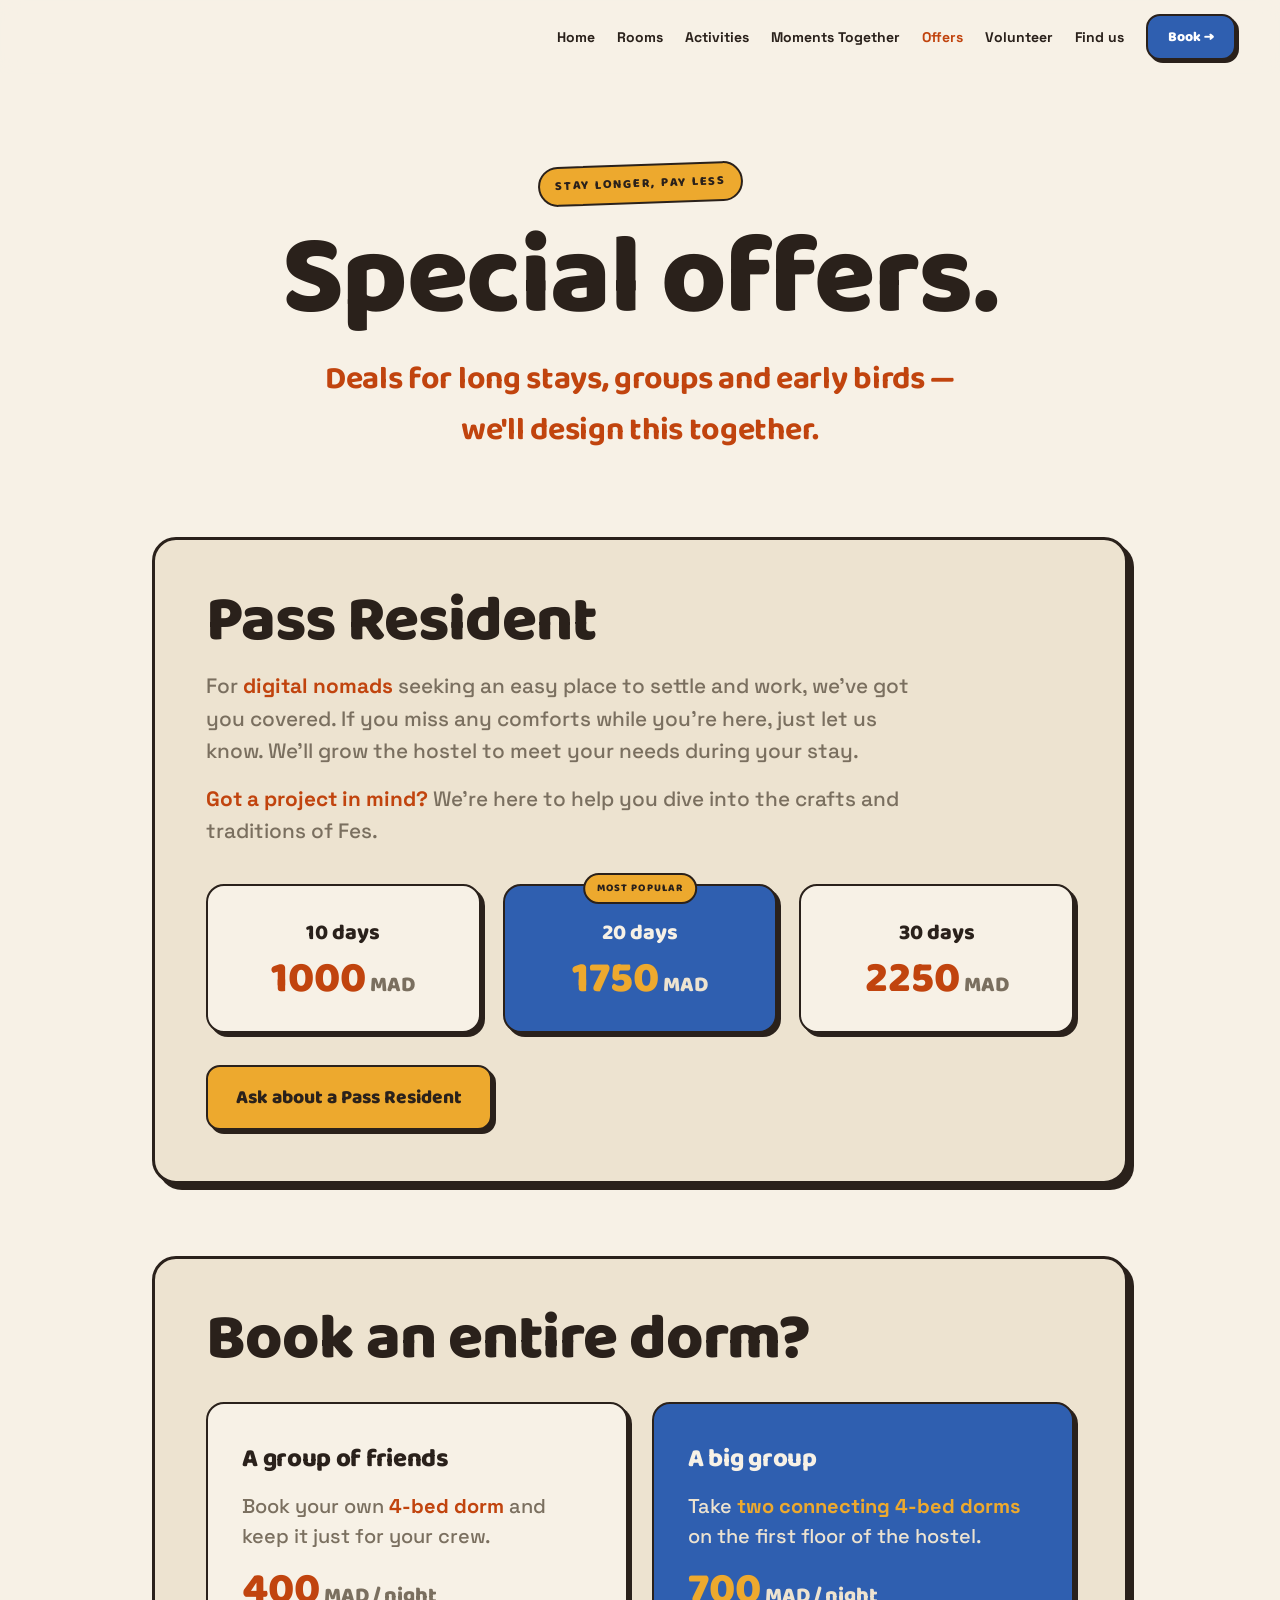
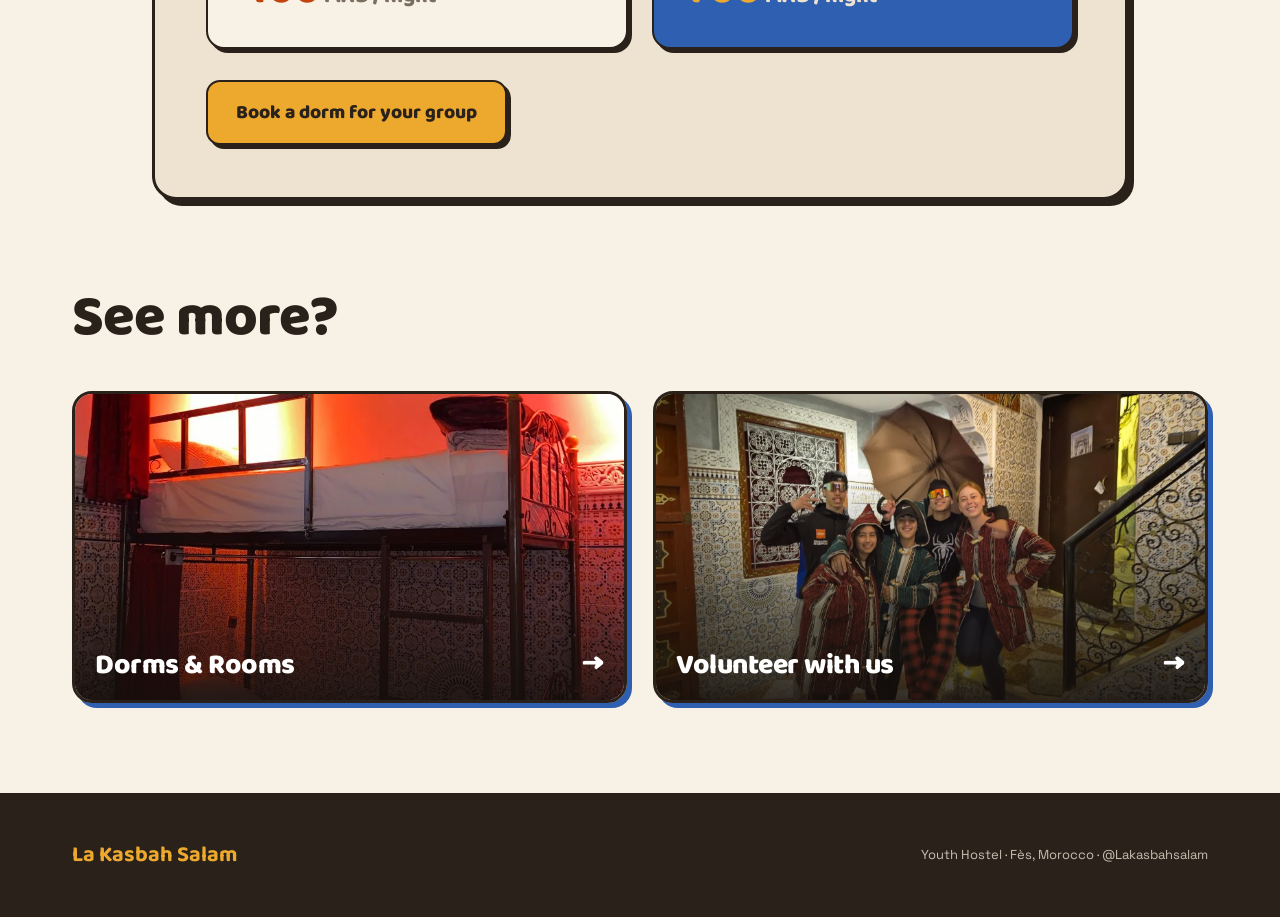
<file: offers.html>
<!DOCTYPE html>
<html lang="en">
<head>
<meta charset="utf-8">
<meta name="viewport" content="width=device-width, initial-scale=1">
<title>Special Offers — La Kasbah Salam Hostel, Fès</title>
<meta name="description" content="Long-stay Pass Resident deals for digital nomads and whole-dorm bookings for groups at La Kasbah Salam, a youth hostel in the Fès medina.">
<link rel="preconnect" href="https://fonts.googleapis.com">
<link rel="preconnect" href="https://fonts.gstatic.com" crossorigin>
<link href="https://fonts.googleapis.com/css2?family=Baloo+2:wght@500;600;700;800&family=Caveat:wght@700&family=Space+Grotesk:wght@400;500;600;700&display=swap" rel="stylesheet">
<link rel="stylesheet" href="style.css">
</head>
<body>

<nav class="nav">
  <span></span>
  <div class="nav-links">
    <a class="nav-link" href="index.html">Home</a>
    <a class="nav-link" href="rooms.html">Rooms</a>
    <a class="nav-link" href="activities.html">Activities</a>
    <a class="nav-link" href="moments.html">Moments Together</a>
    <a class="nav-link active" href="offers.html">Offers</a>
    <a class="nav-link" href="volunteering.html">Volunteer</a>
    <a class="nav-link" href="find-us.html">Find us</a>
    <a class="btn-book" href="https://beds24.com/booking2.php?propid=334299&referer=BookingPage" target="_blank" rel="noopener">Book →</a>
  </div>
</nav>

<section class="sec" style="padding-bottom:clamp(30px,5vh,52px); text-align:center;">
  <div class="rise" style="animation-delay:.05s; margin-bottom:clamp(16px,3vh,28px);"><span class="pill" style="background:var(--brand); color:var(--ink);">Stay longer, pay less</span></div>
  <h1 class="rise" style="margin:0; font-family:var(--display); font-weight:800; font-size:clamp(3rem,9vw,7rem); line-height:.86; letter-spacing:-1.5px; animation-delay:.15s;">Special offers.</h1>
  <p class="rise" style="margin:clamp(20px,3vh,32px) auto 0; max-width:34ch; font-family:var(--display); font-weight:700; font-size:clamp(1.3rem,2.6vw,2rem); letter-spacing:-.3px; color:var(--terra); animation-delay:.55s;">Deals for long stays, groups and early birds — we'll design this together.</p>
</section>

<section style="padding:clamp(20px,4vh,40px) clamp(20px,6vw,72px) clamp(48px,8vh,96px); max-width:1120px; margin:0 auto;">
  <div class="reveal" style="background:var(--paper-alt); border:3px solid var(--ink); border-radius:24px; box-shadow:6px 6px 0 var(--ink); padding:clamp(28px,4vw,56px);">
    <h2 style="margin:0; font-family:var(--display); font-weight:800; letter-spacing:-1px; line-height:.95; font-size:clamp(2.4rem,6vw,4rem); color:var(--ink);">Pass Resident</h2>
    <p style="margin:clamp(16px,2vh,22px) 0 0; max-width:56ch; font-size:clamp(1.05rem,1.7vw,1.3rem); line-height:1.55; font-weight:500; color:var(--muted);">For <strong style="color:var(--terra); font-weight:800;">digital nomads</strong> seeking an easy place to settle and work, we&rsquo;ve got you covered. If you miss any comforts while you're here, just let us know. We&rsquo;ll grow the hostel to meet your needs during your stay.</p>
    <p style="margin:clamp(14px,1.8vh,20px) 0 0; max-width:56ch; font-size:clamp(1.05rem,1.7vw,1.3rem); line-height:1.55; font-weight:500; color:var(--muted);"><strong style="color:var(--terra); font-weight:800;">Got a project in mind?</strong> We&rsquo;re here to help you dive into the crafts and traditions of Fes.</p>

    <div style="display:grid; grid-template-columns:repeat(auto-fit,minmax(220px,1fr)); gap:clamp(14px,2vw,22px); margin-top:clamp(28px,4vh,44px);">
      <div style="background:var(--paper); border:2.5px solid var(--ink); border-radius:18px; box-shadow:4px 4px 0 var(--ink); padding:clamp(22px,2.6vw,30px); text-align:center;">
        <div style="font-family:var(--display); font-weight:800; font-size:clamp(1.1rem,1.7vw,1.4rem); color:var(--ink);">10 days</div>
        <div style="margin-top:8px; font-family:var(--display); font-weight:800; font-size:clamp(2rem,3.4vw,2.8rem); line-height:1; color:var(--terra);">1000<span style="font-size:.5em; color:var(--muted);"> MAD</span></div>
      </div>
      <div style="background:var(--gold); color:var(--paper); border:2.5px solid var(--ink); border-radius:18px; box-shadow:4px 4px 0 var(--ink); padding:clamp(22px,2.6vw,30px); text-align:center; position:relative;">
        <span style="position:absolute; top:-13px; left:50%; transform:translateX(-50%); background:var(--brand); color:var(--ink); font-family:var(--display); font-weight:800; font-size:10.5px; letter-spacing:.1em; text-transform:uppercase; padding:5px 12px; border-radius:999px; border:2px solid var(--ink); white-space:nowrap;">Most popular</span>
        <div style="font-family:var(--display); font-weight:800; font-size:clamp(1.1rem,1.7vw,1.4rem);">20 days</div>
        <div style="margin-top:8px; font-family:var(--display); font-weight:800; font-size:clamp(2rem,3.4vw,2.8rem); line-height:1; color:var(--brand);">1750<span style="font-size:.5em; color:#EDE3D0;"> MAD</span></div>
      </div>
      <div style="background:var(--paper); border:2.5px solid var(--ink); border-radius:18px; box-shadow:4px 4px 0 var(--ink); padding:clamp(22px,2.6vw,30px); text-align:center;">
        <div style="font-family:var(--display); font-weight:800; font-size:clamp(1.1rem,1.7vw,1.4rem); color:var(--ink);">30 days</div>
        <div style="margin-top:8px; font-family:var(--display); font-weight:800; font-size:clamp(2rem,3.4vw,2.8rem); line-height:1; color:var(--terra);">2250<span style="font-size:.5em; color:var(--muted);"> MAD</span></div>
      </div>
    </div>

    <div style="display:flex; flex-wrap:wrap; gap:14px; margin-top:clamp(24px,3.5vh,34px);">
      <a class="btn" style="background:var(--brand); color:var(--ink); font-size:clamp(1rem,1.6vw,1.2rem);" href="mailto:lakasbahsalam@gmail.com">Ask about a Pass Resident</a>
    </div>
  </div>
</section>

<section style="padding:0 clamp(20px,6vw,72px) clamp(48px,8vh,96px); max-width:1120px; margin:0 auto;">
  <div class="reveal" style="background:var(--paper-alt); border:3px solid var(--ink); border-radius:24px; box-shadow:6px 6px 0 var(--ink); padding:clamp(28px,4vw,56px);">
    <h2 style="margin:0; font-family:var(--display); font-weight:800; letter-spacing:-1px; line-height:.95; font-size:clamp(2.4rem,6vw,4rem); color:var(--ink);">Book an entire dorm?</h2>
    <div style="display:grid; grid-template-columns:repeat(auto-fit,minmax(260px,1fr)); gap:clamp(16px,2vw,24px); margin-top:clamp(24px,3.5vh,40px);">
      <div style="background:var(--paper); border:2.5px solid var(--ink); border-radius:18px; box-shadow:4px 4px 0 var(--ink); padding:clamp(24px,2.8vw,34px);">
        <div style="font-family:var(--display); font-weight:800; font-size:clamp(1.3rem,2vw,1.7rem); letter-spacing:-.3px; color:var(--ink);">A group of friends</div>
        <p style="margin:12px 0 0; font-size:clamp(1.02rem,1.6vw,1.25rem); line-height:1.5; font-weight:500; color:var(--muted);">Book your own <strong style="color:var(--terra); font-weight:800;">4-bed dorm</strong> and keep it just for your crew.</p>
        <div style="margin-top:18px; font-family:var(--display); font-weight:800; font-size:clamp(2rem,3.4vw,2.8rem); line-height:1; color:var(--terra);">400<span style="font-size:.5em; color:var(--muted);"> MAD / night</span></div>
      </div>
      <div style="background:var(--gold); color:var(--paper); border:2.5px solid var(--ink); border-radius:18px; box-shadow:4px 4px 0 var(--ink); padding:clamp(24px,2.8vw,34px);">
        <div style="font-family:var(--display); font-weight:800; font-size:clamp(1.3rem,2vw,1.7rem); letter-spacing:-.3px;">A big group</div>
        <p style="margin:12px 0 0; font-size:clamp(1.02rem,1.6vw,1.25rem); line-height:1.5; font-weight:500; color:#EDE3D0;">Take <strong style="color:var(--brand); font-weight:800;">two connecting 4-bed dorms</strong> on the first floor of the hostel.</p>
        <div style="margin-top:18px; font-family:var(--display); font-weight:800; font-size:clamp(2rem,3.4vw,2.8rem); line-height:1; color:var(--brand);">700<span style="font-size:.5em; color:#EDE3D0;"> MAD / night</span></div>
      </div>
    </div>
    <div style="display:flex; flex-wrap:wrap; gap:14px; margin-top:clamp(24px,3.5vh,34px);">
      <a class="btn" style="background:var(--brand); color:var(--ink); font-size:clamp(1rem,1.6vw,1.2rem);" href="mailto:lakasbahsalam@gmail.com">Book a dorm for your group</a>
    </div>
  </div>
</section>

<section class="seemore sec" style="padding-top:0;">
  <h2 class="reveal" style="margin:0 0 clamp(24px,3vh,36px); font-family:var(--display); font-weight:800; letter-spacing:-1px; font-size:clamp(2.4rem,5vw,3.6rem);">See more?</h2>
  <div class="card-grid">
    <a class="tile reveal" href="rooms.html"><img src="assets/room-dorm-mixed.webp" alt="Dorms & Rooms"><span class="tile__scrim"></span><span class="tile__cap"><span class="tile__title">Dorms &amp; Rooms</span><span class="tile__arrow">→</span></span></a>
    <a class="tile reveal" href="volunteering.html"><img src="assets/group-stairs.webp" alt="Volunteer with us"><span class="tile__scrim"></span><span class="tile__cap"><span class="tile__title">Volunteer with us</span><span class="tile__arrow">→</span></span></a>
  </div>
</section>

<footer class="footer">
  <a class="footer__brand" href="index.html">La Kasbah Salam</a>
  <span class="footer__meta">Youth Hostel · Fès, Morocco · @Lakasbahsalam</span>
</footer>

</body>
</html>
</file>
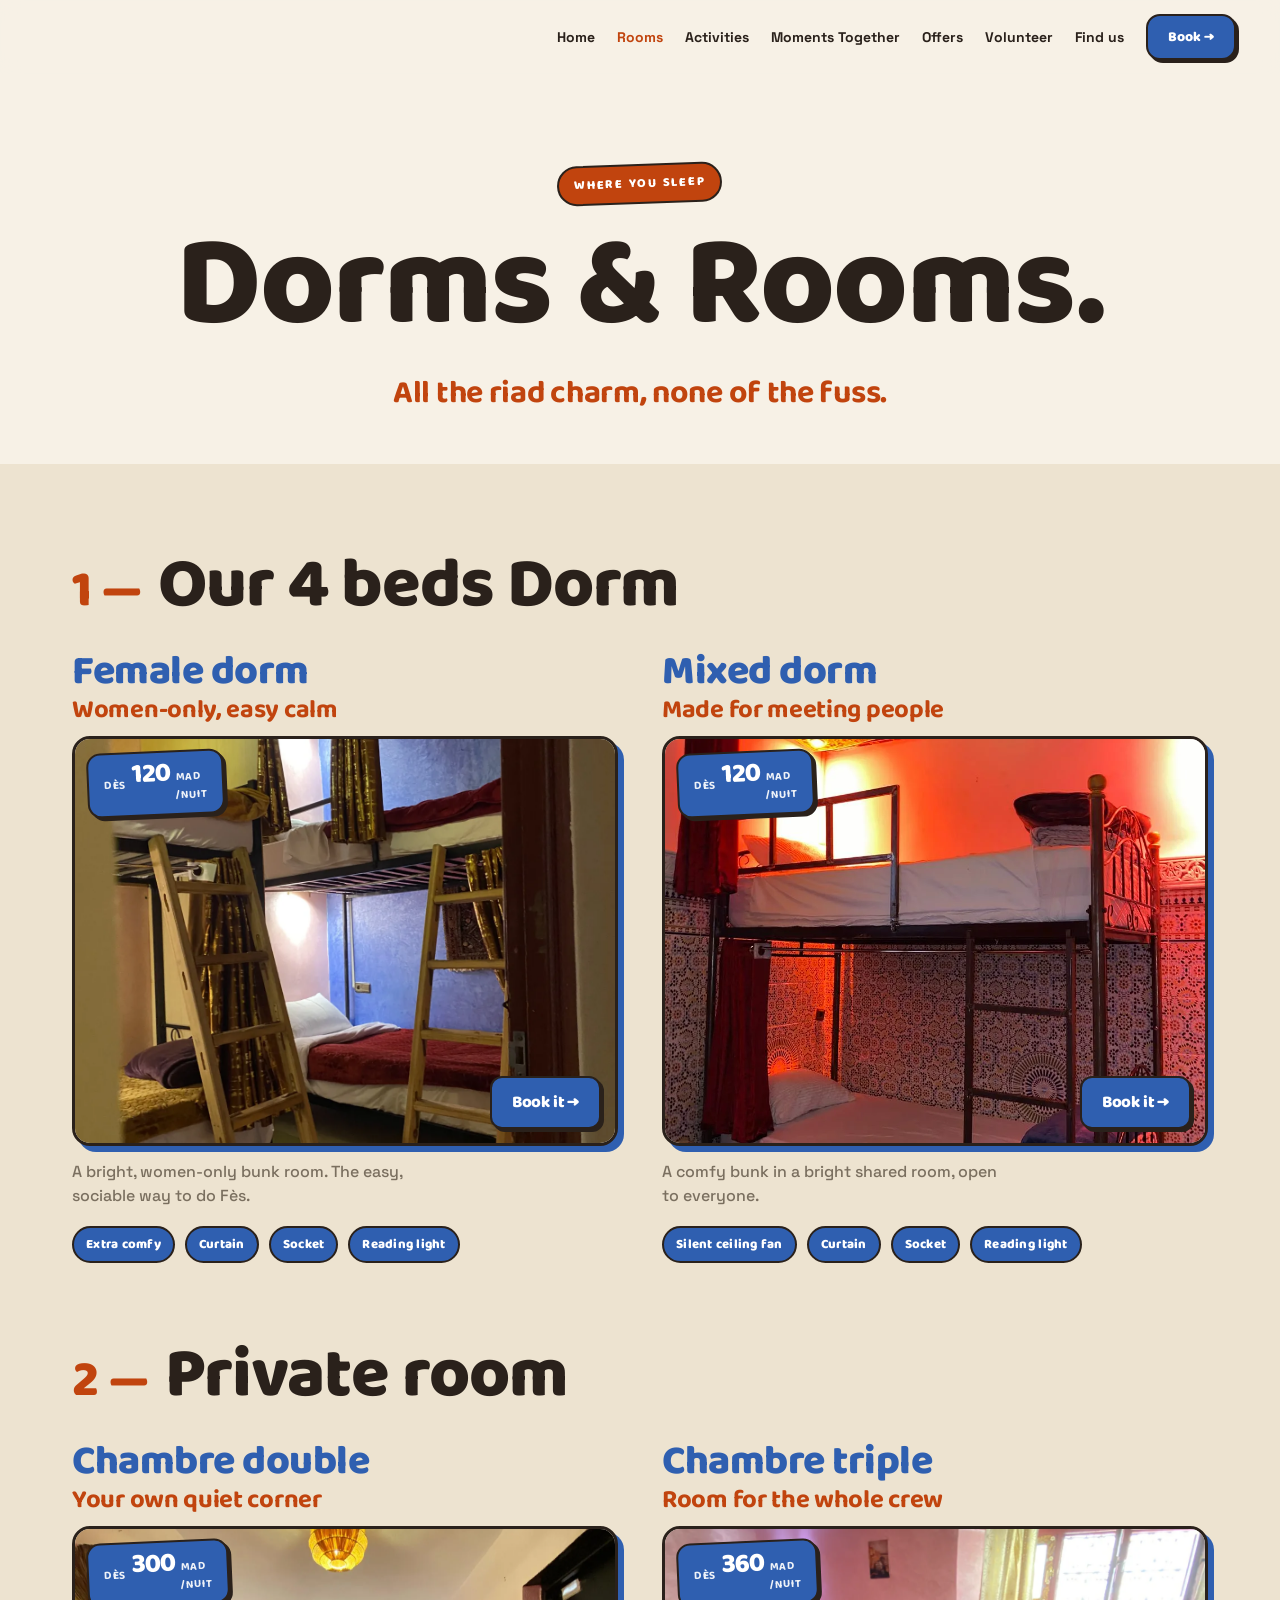
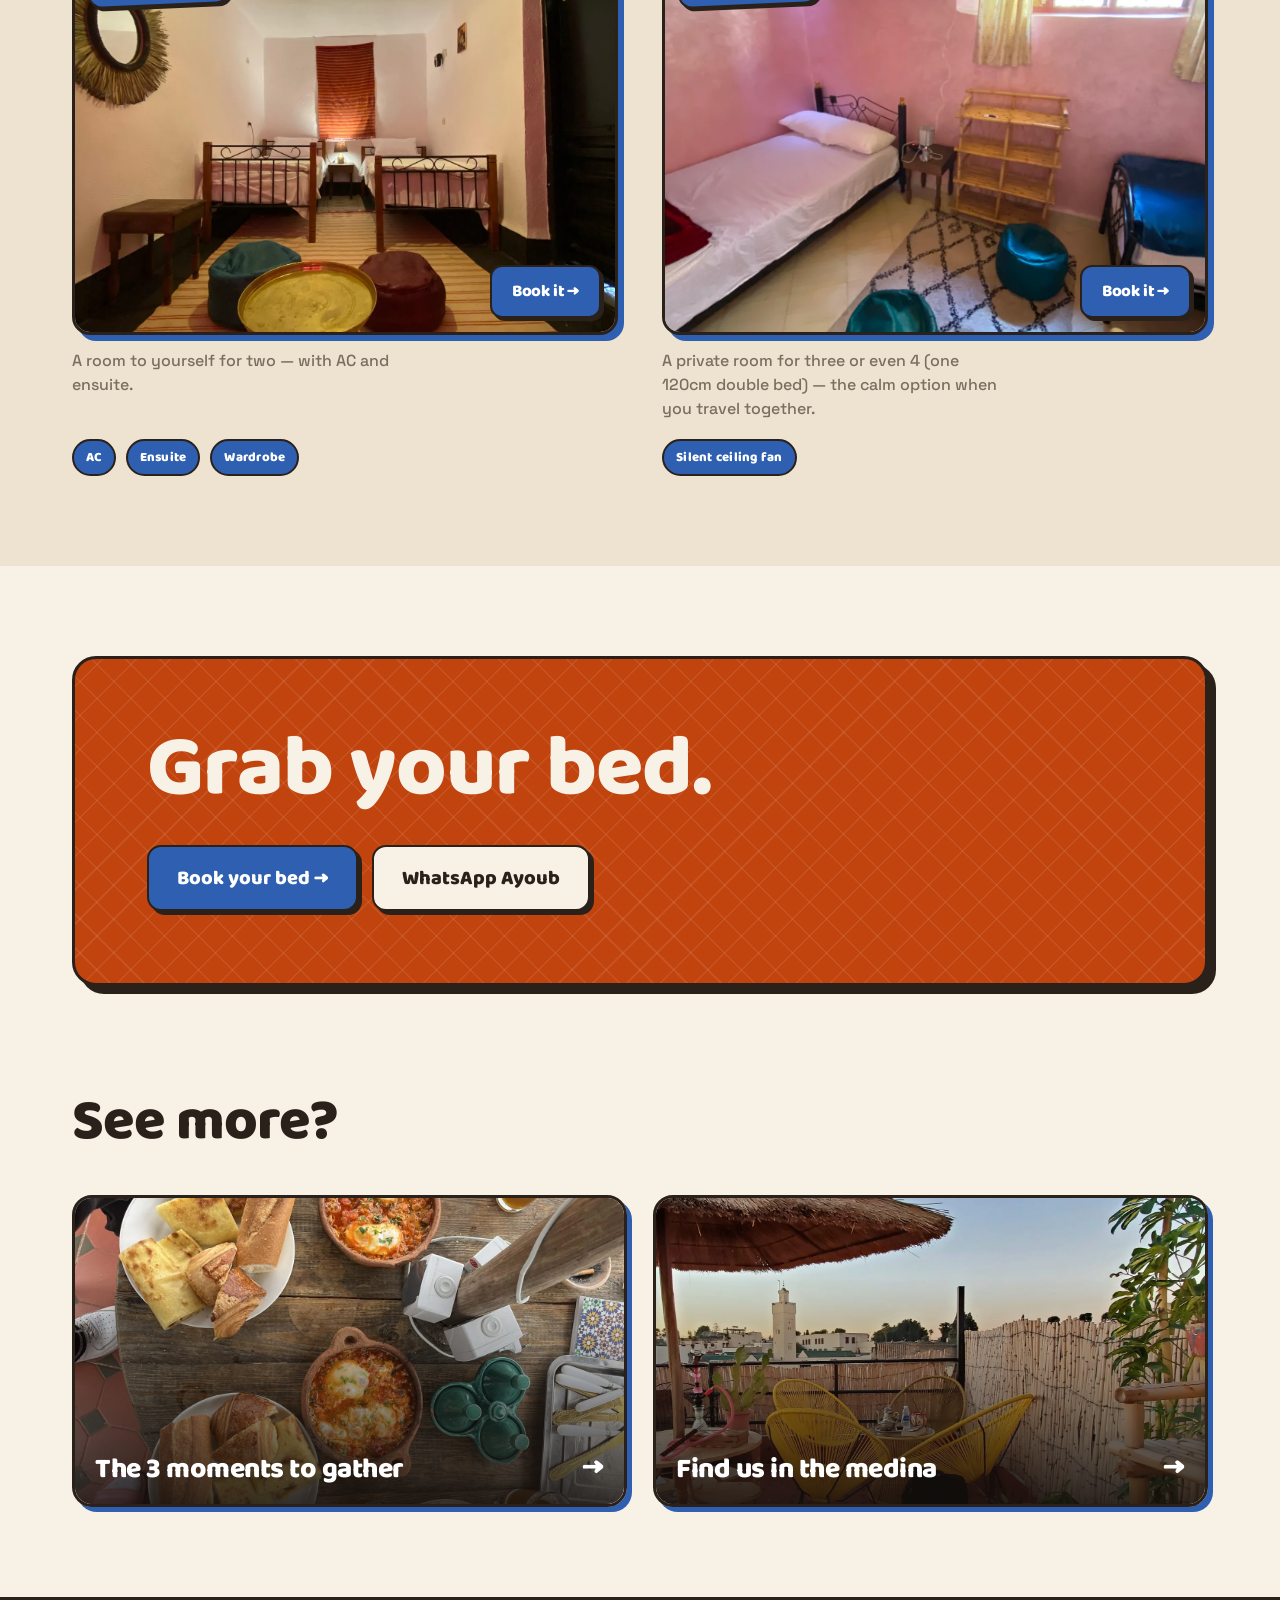
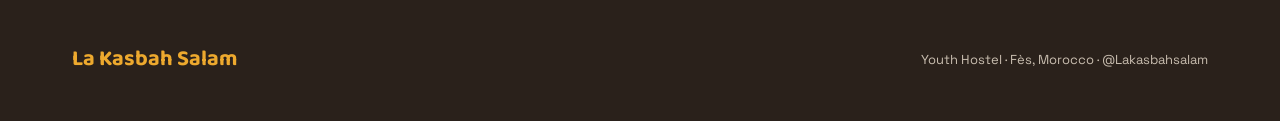
<file: rooms.html>
<!DOCTYPE html>
<html lang="en">
<head>
<meta charset="utf-8">
<meta name="viewport" content="width=device-width, initial-scale=1">
<title>Dorms & Rooms — La Kasbah Salam Hostel, Fès</title>
<meta name="description" content="Female and mixed dorms plus private double and triple rooms at La Kasbah Salam, a youth hostel in the Fès medina. Curtains, sockets, AC in privates.">
<link rel="preconnect" href="https://fonts.googleapis.com">
<link rel="preconnect" href="https://fonts.gstatic.com" crossorigin>
<link href="https://fonts.googleapis.com/css2?family=Baloo+2:wght@500;600;700;800&family=Caveat:wght@700&family=Space+Grotesk:wght@400;500;600;700&display=swap" rel="stylesheet">
<link rel="stylesheet" href="style.css">
</head>
<body>

<nav class="nav">
  <span></span>
  <div class="nav-links">
    <a class="nav-link" href="index.html">Home</a>
    <a class="nav-link active" href="rooms.html">Rooms</a>
    <a class="nav-link" href="activities.html">Activities</a>
    <a class="nav-link" href="moments.html">Moments Together</a>
    <a class="nav-link" href="offers.html">Offers</a>
    <a class="nav-link" href="volunteering.html">Volunteer</a>
    <a class="nav-link" href="find-us.html">Find us</a>
    <a class="btn-book" href="https://beds24.com/booking2.php?propid=334299&referer=BookingPage" target="_blank" rel="noopener">Book →</a>
  </div>
</nav>

<section class="sec" style="padding-bottom:clamp(30px,5vh,52px); text-align:center;">
  <div class="rise" style="animation-delay:.05s; margin-bottom:clamp(16px,3vh,28px);"><span class="pill">Where you sleep</span></div>
  <h1 class="rise" style="margin:0; font-family:var(--display); font-weight:800; font-size:clamp(3.4rem,10vw,8rem); line-height:.86; letter-spacing:-1.5px; animation-delay:.15s;">Dorms &amp; Rooms.</h1>
  <p class="rise" style="margin:clamp(20px,3vh,32px) auto 0; max-width:32ch; font-family:var(--display); font-weight:700; font-size:clamp(1.3rem,2.6vw,2rem); letter-spacing:-.3px; color:var(--terra); animation-delay:.55s;">All the riad charm, none of the fuss.</p>
</section>

<section class="band-alt sec">
  <div class="room-head reveal">
    <span class="room-num">1&nbsp;—</span>
    <h2>Our 4 beds Dorm</h2>
  </div>
  <div class="room-grid">
    <article class="room-card reveal">
      <div class="room-figure"><img class="clip" src="assets/room-dorm-2.webp" alt="The female dorm at La Kasbah Salam"><span class="room-badge"><small class="from">Dès</small><b>120</b><small>MAD<br>/nuit</small></span><a class="room-book" href="https://beds24.com/booking.php?propid=334299&roomid=692079&referer=BookingLink" target="_blank" rel="noopener">Book it →</a></div>
      <h3 class="room-title">Female dorm</h3>
      <p class="room-tag">Women-only, easy calm</p>
      <p class="room-detail">A bright, women-only bunk room. The easy, sociable way to do Fès.</p>
      <div class="feature-row"><span class="feature">Extra comfy</span><span class="feature">Curtain</span><span class="feature">Socket</span><span class="feature">Reading light</span></div>
    </article>
    <article class="room-card reveal">
      <div class="room-figure"><img class="clip" src="assets/room-dorm-mixed.webp" alt="The mixed dorm at La Kasbah Salam"><span class="room-badge"><small class="from">Dès</small><b>120</b><small>MAD<br>/nuit</small></span><a class="room-book" href="https://beds24.com/booking.php?propid=334299&referer=BookingLink" target="_blank" rel="noopener">Book it →</a></div>
      <h3 class="room-title">Mixed dorm</h3>
      <p class="room-tag">Made for meeting people</p>
      <p class="room-detail">A comfy bunk in a bright shared room, open to everyone.</p>
      <div class="feature-row"><span class="feature">Silent ceiling fan</span><span class="feature">Curtain</span><span class="feature">Socket</span><span class="feature">Reading light</span></div>
    </article>
  </div>

  <div class="room-head room-head--gap reveal">
    <span class="room-num">2&nbsp;—</span>
    <h2>Private room</h2>
  </div>
  <div class="room-grid">
    <article class="room-card reveal">
      <div class="room-figure"><img class="clip" src="assets/room-double.webp" alt="A private double room at La Kasbah Salam"><span class="room-badge"><small class="from">Dès</small><b>300</b><small>MAD<br>/nuit</small></span><a class="room-book" href="https://beds24.com/booking.php?propid=334299&roomid=692084&referer=BookingLink" target="_blank" rel="noopener">Book it →</a></div>
      <h3 class="room-title">Chambre double</h3>
      <p class="room-tag">Your own quiet corner</p>
      <p class="room-detail">A room to yourself for two — with AC and ensuite.</p>
      <div class="feature-row"><span class="feature">AC</span><span class="feature">Ensuite</span><span class="feature">Wardrobe</span></div>
    </article>
    <article class="room-card reveal">
      <div class="room-figure"><img class="clip" src="assets/room-triple.webp" alt="A private triple room at La Kasbah Salam"><span class="room-badge"><small class="from">Dès</small><b>360</b><small>MAD<br>/nuit</small></span><a class="room-book" href="https://beds24.com/booking.php?propid=334299&roomid=692080&referer=BookingLink" target="_blank" rel="noopener">Book it →</a></div>
      <h3 class="room-title">Chambre triple</h3>
      <p class="room-tag">Room for the whole crew</p>
      <p class="room-detail">A private room for three or even 4 (one 120cm double bed) — the calm option when you travel together.</p>
      <div class="feature-row"><span class="feature">Silent ceiling fan</span></div>
    </article>
  </div>
</section>

<section class="sec">
  <div class="cta cta--shadow hatch hatch--light reveal">
    <h2 style="margin:0; font-family:var(--display); font-weight:800; letter-spacing:-1px; line-height:.9; font-size:clamp(2.6rem,7vw,5.4rem); color:var(--paper);">Grab your bed.</h2>
    <div style="display:flex; flex-wrap:wrap; gap:14px; margin-top:clamp(28px,4vh,44px);">
      <a class="btn btn--gold" href="https://beds24.com/booking2.php?propid=334299&referer=BookingPage" target="_blank" rel="noopener">Book your bed →</a>
      <a class="btn btn--paper" href="https://wa.me/212635929822" target="_blank" rel="noopener">WhatsApp Ayoub</a>
    </div>
  </div>
</section>

<section class="seemore sec" style="padding-top:0;">
  <h2 class="reveal" style="margin:0 0 clamp(24px,3vh,36px); font-family:var(--display); font-weight:800; letter-spacing:-1px; font-size:clamp(2.4rem,5vw,3.6rem);">See more?</h2>
  <div class="card-grid">
    <a class="tile reveal" href="moments.html"><img src="assets/breakfast-hero.webp" alt="The 3 moments to gather"><span class="tile__scrim"></span><span class="tile__cap"><span class="tile__title">The 3 moments to gather</span><span class="tile__arrow">→</span></span></a>
    <a class="tile reveal" href="find-us.html"><img src="assets/terrace.webp" alt="Find us in the medina"><span class="tile__scrim"></span><span class="tile__cap"><span class="tile__title">Find us in the medina</span><span class="tile__arrow">→</span></span></a>
  </div>
</section>

<footer class="footer">
  <div class="footer__brand">La Kasbah Salam</div>
  <span class="footer__meta">Youth Hostel · Fès, Morocco · @Lakasbahsalam</span>
</footer>

</body>
</html>
</file>
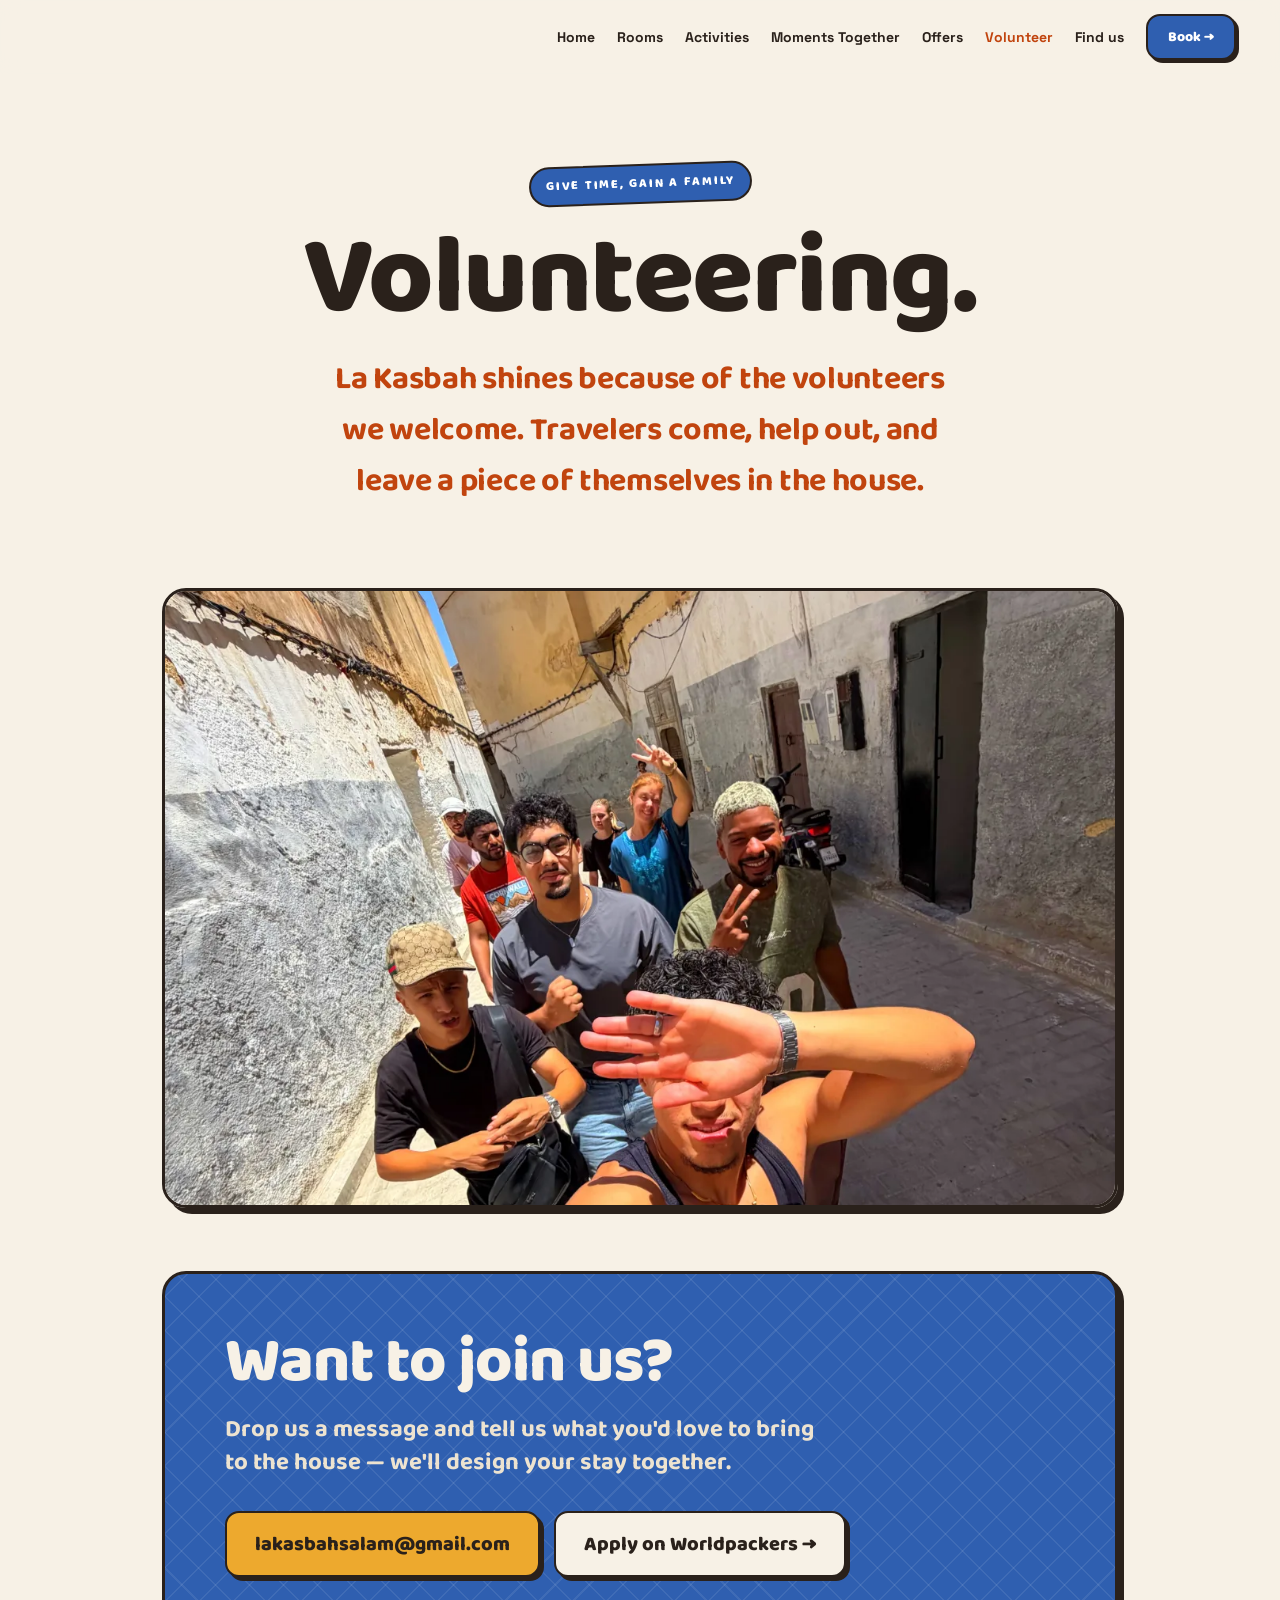
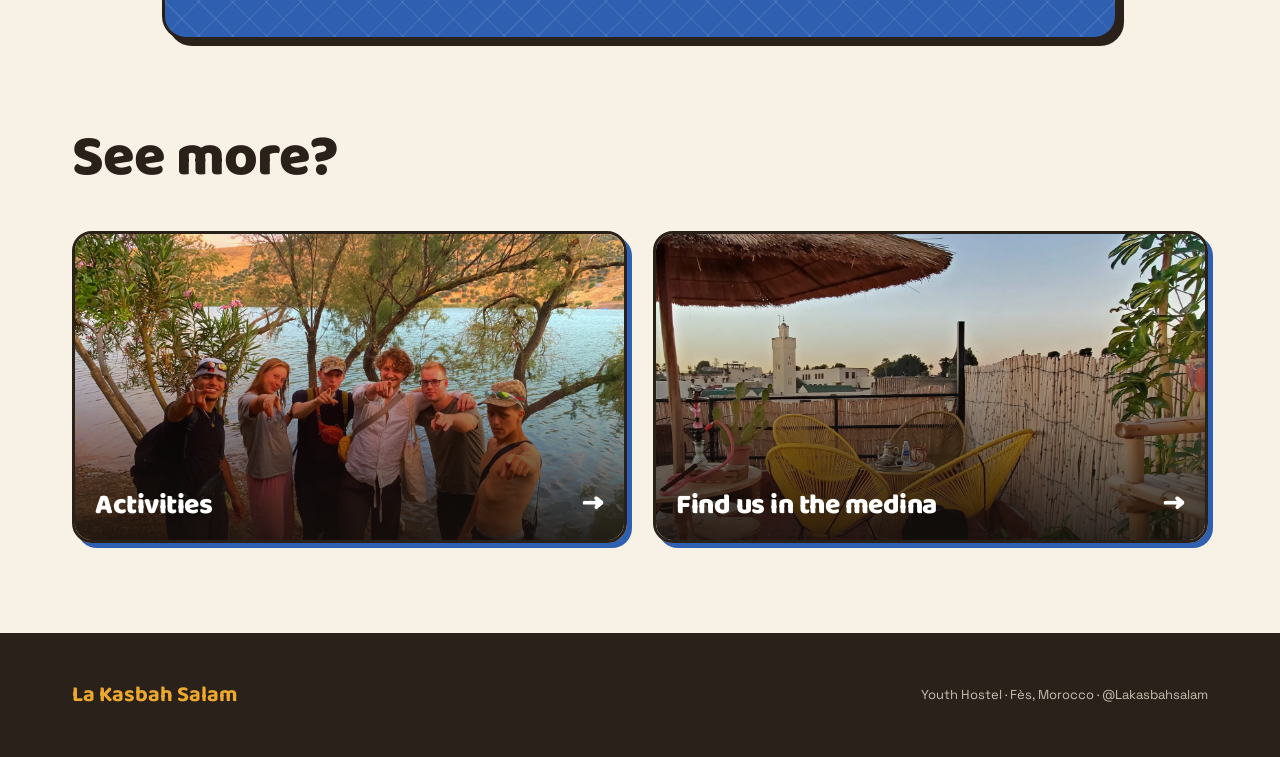
<file: volunteering.html>
<!DOCTYPE html>
<html lang="en">
<head>
<meta charset="utf-8">
<meta name="viewport" content="width=device-width, initial-scale=1">
<title>Volunteering — La Kasbah Salam Hostel, Fès</title>
<meta name="description" content="Give time, gain a family. Volunteer at La Kasbah Salam, a youth hostel in the Fès medina — help out, meet travelers and leave a piece of yourself in the house.">
<link rel="preconnect" href="https://fonts.googleapis.com">
<link rel="preconnect" href="https://fonts.gstatic.com" crossorigin>
<link href="https://fonts.googleapis.com/css2?family=Baloo+2:wght@500;600;700;800&family=Caveat:wght@700&family=Space+Grotesk:wght@400;500;600;700&display=swap" rel="stylesheet">
<link rel="stylesheet" href="style.css">
</head>
<body>

<nav class="nav">
  <span></span>
  <div class="nav-links">
    <a class="nav-link" href="index.html">Home</a>
    <a class="nav-link" href="rooms.html">Rooms</a>
    <a class="nav-link" href="activities.html">Activities</a>
    <a class="nav-link" href="moments.html">Moments Together</a>
    <a class="nav-link" href="offers.html">Offers</a>
    <a class="nav-link active" href="volunteering.html">Volunteer</a>
    <a class="nav-link" href="find-us.html">Find us</a>
    <a class="btn-book" href="https://beds24.com/booking2.php?propid=334299&referer=BookingPage" target="_blank" rel="noopener">Book →</a>
  </div>
</nav>

<section class="sec" style="padding-bottom:clamp(30px,5vh,52px); text-align:center;">
  <div class="rise" style="animation-delay:.05s; margin-bottom:clamp(16px,3vh,28px);"><span class="pill" style="background:var(--gold); color:#fff;">Give time, gain a family</span></div>
  <h1 class="rise" style="margin:0; font-family:var(--display); font-weight:800; font-size:clamp(3rem,9vw,7rem); line-height:.86; letter-spacing:-1.5px; animation-delay:.15s;">Volunteering.</h1>
  <p class="rise" style="margin:clamp(20px,3vh,32px) auto 0; max-width:34ch; font-family:var(--display); font-weight:700; font-size:clamp(1.3rem,2.6vw,2rem); letter-spacing:-.3px; color:var(--terra); animation-delay:.55s;">La Kasbah shines because of the volunteers we welcome. Travelers come, help out, and leave a piece of themselves in the house.</p>
</section>

<section style="padding:clamp(20px,4vh,40px) clamp(20px,6vw,72px) clamp(40px,7vh,80px); max-width:1100px; margin:0 auto;">
  <img loading="lazy" src="assets/volunteers-group.webp" alt="Volunteers and the crew in a medina alley in Fès" class="reveal" style="width:100%; max-height:620px; object-fit:cover; object-position:center 30%; border:3px solid var(--ink); border-radius:24px; box-shadow:6px 6px 0 var(--ink); display:block;">
</section>

<section style="padding:0 clamp(20px,6vw,72px) clamp(48px,8vh,96px); max-width:1100px; margin:0 auto;">
  <div class="reveal hatch hatch--light" style="background:var(--gold); color:var(--paper); border:3px solid var(--ink); border-radius:24px; box-shadow:6px 6px 0 var(--ink); padding:clamp(32px,5vw,60px);">
    <h2 style="margin:0; font-family:var(--display); font-weight:800; letter-spacing:-1px; line-height:.9; font-size:clamp(2.2rem,6vw,4rem); color:var(--paper);">Want to join us?</h2>
    <p style="margin:clamp(16px,2.5vh,26px) 0 clamp(24px,3.5vh,34px); max-width:44ch; font-family:var(--display); font-weight:700; font-size:clamp(1.15rem,1.9vw,1.5rem); line-height:1.35; color:#EDE3D0;">Drop us a message and tell us what you'd love to bring to the house &mdash; we'll design your stay together.</p>
    <div style="display:flex; flex-wrap:wrap; gap:14px;">
      <a class="btn" style="background:var(--brand); color:var(--ink);" href="mailto:lakasbahsalam@gmail.com">lakasbahsalam@gmail.com</a>
      <a class="btn btn--paper" href="https://www.worldpackers.com/fr/positions/107568" target="_blank" rel="noopener">Apply on Worldpackers &rarr;</a>
    </div>
  </div>
</section>

<section class="seemore sec" style="padding-top:0;">
  <h2 class="reveal" style="margin:0 0 clamp(24px,3vh,36px); font-family:var(--display); font-weight:800; letter-spacing:-1px; font-size:clamp(2.4rem,5vw,3.6rem);">See more?</h2>
  <div class="card-grid">
    <a class="tile reveal" href="activities.html"><img src="assets/river-outing.webp" alt="Activities"><span class="tile__scrim"></span><span class="tile__cap"><span class="tile__title">Activities</span><span class="tile__arrow">→</span></span></a>
    <a class="tile reveal" href="find-us.html"><img src="assets/terrace.webp" alt="Find us in the medina"><span class="tile__scrim"></span><span class="tile__cap"><span class="tile__title">Find us in the medina</span><span class="tile__arrow">→</span></span></a>
  </div>
</section>

<footer class="footer">
  <a class="footer__brand" href="index.html">La Kasbah Salam</a>
  <span class="footer__meta">Youth Hostel · Fès, Morocco · @Lakasbahsalam</span>
</footer>

</body>
</html>
</file>
<file: style.css>
/* La Kasbah Salam — shared static styles */
:root{
  --brand:#EDA92E; --brand-tint:#D5DEF3; --gold:#2F5FB0; --terra:#C1440E;
  --ink:#2A211B; --paper:#F7F1E6; --paper-alt:#EDE3D0; --muted:#7a6f5f; --on-brand:#2A211B;
  --sans:'Space Grotesk',sans-serif; --display:'Baloo 2',cursive; --hand:'Caveat',cursive;
}
*{box-sizing:border-box;}
html{scroll-behavior:smooth;}
body{margin:0; background:var(--paper); color:var(--ink); font-family:var(--sans); overflow-x:clip;}
a{text-decoration:none; color:inherit;}
img{max-width:100%;}
::selection{background:#E4C58B; color:var(--ink);}
:focus-visible{outline:2px solid var(--gold); outline-offset:2px;}

/* ---- hatch texture helper ---- */
.hatch{position:relative; overflow:hidden;}
.hatch::before{content:""; position:absolute; inset:0; pointer-events:none;
  background-image:
    repeating-linear-gradient(45deg, rgba(0,0,0,.045) 0 1.5px, transparent 1.5px 26px),
    repeating-linear-gradient(-45deg, rgba(0,0,0,.045) 0 1.5px, transparent 1.5px 26px);}
.hatch--light::before{
  background-image:
    repeating-linear-gradient(45deg, rgba(255,255,255,.08) 0 1.5px, transparent 1.5px 24px),
    repeating-linear-gradient(-45deg, rgba(255,255,255,.08) 0 1.5px, transparent 1.5px 24px);}
.hatch>*{position:relative;}

/* ---- framed image ---- */
.framed{border-radius:22px; border:4px solid var(--ink); box-shadow:10px 10px 0 var(--gold); display:block;}

/* ---- nav ---- */
.nav{position:sticky; top:0; z-index:100; display:flex; align-items:center; justify-content:space-between;
  gap:16px; padding:14px clamp(20px,5vw,44px); background:rgba(247,241,230,.9); backdrop-filter:blur(10px); flex-wrap:wrap;}
.nav-links{display:flex; align-items:center; gap:clamp(12px,1.8vw,22px); flex-wrap:wrap; margin-left:auto;}
.nav-link{font-weight:700; font-size:14px; color:var(--ink); transition:color .18s ease;}
.nav-link:hover{color:var(--terra);}
.nav-link.active{color:var(--terra);}
.btn-book{font-family:var(--display); font-weight:800; font-size:14px; background:var(--gold); color:#fff;
  padding:10px 20px; border-radius:14px; border:2.5px solid var(--ink); box-shadow:3px 3px 0 var(--ink);
  transition:transform .16s ease, box-shadow .16s ease;}
.btn-book:hover{transform:translate(-1px,-1px); box-shadow:4px 4px 0 var(--ink);}

/* ---- generic section paddings ---- */
.sec{padding:clamp(52px,10vh,120px) clamp(20px,6vw,72px);}
.wrap{max-width:1200px; margin:0 auto;}

/* ---- big display headings with stacked colour words ---- */
.stack{margin:0; font-family:var(--display); font-weight:800; line-height:.84; letter-spacing:-1.5px;}
.stack span{display:block;}
.t-ink{color:var(--ink);} .t-gold{color:var(--gold);} .t-terra{color:var(--terra);}
.indent-1{margin-left:clamp(18px,5vw,70px);}
.indent-2{margin-left:clamp(36px,10vw,140px);}

/* ---- pill / badge ---- */
.pill{display:inline-block; background:var(--terra); color:#fff; font-family:var(--display); font-weight:800;
  font-size:12.5px; letter-spacing:.14em; text-transform:uppercase; padding:8px 15px; border-radius:999px;
  border:2.5px solid var(--ink); transform:rotate(-2deg);}

/* ---- buttons on colour bands ---- */
.btn{display:inline-block; font-family:var(--display); font-weight:800; font-size:clamp(1rem,1.6vw,1.25rem);
  padding:15px 28px; border-radius:14px; border:2.5px solid var(--ink); box-shadow:4px 4px 0 var(--ink);
  transition:transform .16s ease, box-shadow .16s ease;}
.btn:hover{transform:translate(-2px,-2px); box-shadow:6px 6px 0 var(--ink);}
.btn--gold{background:var(--gold); color:#fff;}
.btn--paper{background:var(--paper); color:var(--ink);}

/* ---- offer / see-more cards ---- */
.card-grid{display:grid; grid-template-columns:repeat(auto-fit,minmax(240px,1fr)); gap:clamp(16px,2vw,26px);}
.tile{position:relative; display:block; overflow:hidden; border:3px solid var(--ink); border-radius:20px;
  box-shadow:5px 5px 0 var(--gold); aspect-ratio:4/5;}
.tile img{position:absolute; inset:0; width:100%; height:100%; object-fit:cover; display:block;
  transition:transform .5s cubic-bezier(.22,.61,.36,1);}
.tile:hover img{transform:scale(1.06);}
.tile__scrim{position:absolute; inset:0;
  background:linear-gradient(to top, rgba(20,15,12,.85) 0%, rgba(20,15,12,.3) 48%, rgba(20,15,12,0) 74%);}
.tile__num{position:absolute; left:clamp(16px,1.6vw,22px); top:clamp(16px,1.6vw,22px);
  font-family:var(--display); font-weight:700; font-size:.8rem; color:rgba(255,255,255,.7);}
.tile__cap{position:absolute; left:clamp(16px,1.6vw,22px); right:clamp(16px,1.6vw,22px); bottom:clamp(16px,1.6vw,22px);
  display:flex; align-items:flex-end; justify-content:space-between; gap:12px;}
.tile__title{font-family:var(--display); font-weight:800; letter-spacing:-.5px; line-height:.98;
  font-size:clamp(1.5rem,2.2vw,2.05rem); color:#fff;}
.tile__arrow{flex:none; font-family:var(--display); font-weight:700; font-size:clamp(1.6rem,2.4vw,2.2rem);
  line-height:1; color:#fff; transition:transform .3s ease;}
.tile:hover .tile__arrow{transform:translateX(8px);}

/* ---- amenity grid ---- */
.amenity-grid{display:grid; grid-template-columns:repeat(auto-fit,minmax(180px,1fr)); gap:clamp(12px,1.6vw,18px);}
.amenity{background:var(--paper); border:2.5px solid var(--ink); border-radius:16px; box-shadow:4px 4px 0 var(--ink);
  padding:clamp(18px,2vw,26px);}
.amenity__icon{font-size:clamp(2rem,3vw,2.6rem); line-height:1; margin-bottom:8px;}
.amenity img{width:clamp(2.4rem,3.6vw,3rem); height:clamp(2.4rem,3.6vw,3rem); object-fit:contain; display:block; margin-bottom:8px;}
.amenity__label{font-family:var(--display); font-weight:800; font-size:clamp(1.2rem,1.9vw,1.6rem); letter-spacing:-.3px; color:var(--ink);}

/* ---- cta band ---- */
.cta{position:relative; overflow:hidden; background:var(--terra); color:var(--paper);
  border:3px solid var(--ink); border-radius:24px; padding:clamp(40px,7vw,72px);}

/* ---- footer ---- */
.footer{background:var(--ink); color:var(--paper); padding:clamp(30px,5vh,44px) clamp(20px,6vw,72px);
  display:flex; align-items:center; justify-content:space-between; gap:20px; flex-wrap:wrap;}
.footer__brand{font-family:var(--display); font-weight:700; font-size:22px; color:var(--brand);}
.footer__meta{font-size:13px; color:#c9beb0; text-align:right;}

/* ---- room cards ---- */
.band-alt{background:var(--paper-alt);}
.room-head{display:flex; align-items:baseline; gap:16px; flex-wrap:wrap; margin-bottom:clamp(28px,4vh,44px);}
.room-head--gap{margin-top:clamp(56px,9vh,104px);}
.room-num{font-family:var(--display); font-weight:800; font-size:clamp(2rem,4vw,3.4rem); color:var(--terra); line-height:.9;}
.room-head h2{margin:0; font-family:var(--display); font-weight:800; letter-spacing:-1px; font-size:clamp(2.4rem,5.5vw,4.4rem); color:var(--ink); line-height:.9;}
.room-grid{display:grid; grid-template-columns:repeat(auto-fit,minmax(260px,1fr)); gap:clamp(28px,3.5vw,44px);}
.room-card{display:flex; flex-direction:column;}
.room-figure{position:relative; order:0; margin-top:14px; border:3px solid var(--ink); border-radius:18px; overflow:hidden; box-shadow:6px 6px 0 var(--gold); aspect-ratio:4/3; background:var(--paper);}
.room-figure img{width:100%; height:100%; object-fit:cover; display:block;}
.room-badge{position:absolute; top:12px; left:12px; display:flex; align-items:baseline; gap:6px; font-family:var(--display); background:var(--gold); color:#fff; padding:9px 15px; border-radius:14px; border:2.5px solid var(--ink); box-shadow:3px 3px 0 var(--ink); transform:rotate(-2.5deg);}
.room-badge b{font-weight:800; font-size:1.7rem; line-height:.9; letter-spacing:-1px;}
.room-badge small{font-weight:700; font-size:.7rem; text-transform:uppercase; letter-spacing:.05em; opacity:.92;}
.room-badge small.from{align-self:center; font-size:.72rem;}
.room-title{order:-2; margin:0; font-family:var(--display); font-weight:800; line-height:.94; letter-spacing:-.5px; font-size:clamp(1.8rem,3.2vw,2.6rem); color:var(--gold);}
.room-tag{order:-1; margin:6px 0 0; font-family:var(--display); font-weight:700; line-height:.95; letter-spacing:-.3px; font-size:clamp(1.2rem,2.2vw,1.6rem); color:var(--terra);}
.room-price{margin:12px 0 0; font-family:var(--display); font-weight:800; font-size:clamp(1rem,1.8vw,1.25rem); letter-spacing:-.2px; color:var(--ink);}
.room-price small{font-weight:700; font-size:.72em; color:var(--muted);}
.room-detail{margin:14px 0 0; max-width:34ch; font-size:1rem; line-height:1.5; font-weight:500; color:var(--muted);}
.feature-row{display:flex; flex-wrap:wrap; align-items:center; gap:10px; margin-top:auto; padding-top:18px;}
.feature{font-family:var(--display); font-weight:800; font-size:.82rem; letter-spacing:.02em; background:var(--gold); color:#fff; padding:6px 12px; border-radius:999px; border:2.5px solid var(--ink);}
.room-book{position:absolute; right:14px; bottom:14px; z-index:2; display:inline-flex; align-items:center; gap:8px;
  font-family:var(--display); font-weight:800; font-size:1.05rem; letter-spacing:-.2px;
  background:var(--gold); color:#fff; padding:11px 20px; border-radius:12px;
  border:2.5px solid var(--ink); box-shadow:3px 3px 0 var(--ink);
  transition:transform .16s ease, box-shadow .16s ease, background .16s ease;}
.room-book:hover{transform:translate(-2px,-2px); box-shadow:5px 5px 0 var(--ink); background:var(--terra);}

/* ---- cta with drop shadow (inner pages) ---- */
.cta--shadow{box-shadow:8px 8px 0 var(--ink);}

/* ---- ritual rows (moments) ---- */
.ritual-list{display:flex; flex-direction:column; gap:clamp(20px,3vh,40px);}
.ritual{border-radius:28px; overflow:hidden; display:grid; grid-template-columns:repeat(auto-fit,minmax(340px,1fr)); align-items:stretch;}
.ritual__text{padding:clamp(44px,6vw,100px); display:flex; flex-direction:column; justify-content:center;}
.ritual__meta{display:flex; align-items:center; gap:14px; margin-bottom:clamp(18px,3vh,32px);}
.ritual__idx{font-family:var(--display); font-weight:700; font-size:clamp(1.1rem,1.8vw,1.5rem); color:var(--brand);}
.ritual__rule{height:2px; width:clamp(40px,6vw,80px); background:rgba(247,241,230,.4);}
.ritual__label{font-family:var(--display); font-weight:700; font-size:clamp(.95rem,1.4vw,1.15rem); letter-spacing:.12em; text-transform:uppercase; color:rgba(247,241,230,.6);}
.ritual__title{margin:0; font-family:var(--display); font-weight:800; line-height:.82; letter-spacing:-2px; font-size:clamp(3.2rem,8.5vw,7.5rem); color:var(--brand);}
.ritual__title span{display:block;}
.ritual__detail{margin:clamp(22px,3.5vh,36px) 0 0; max-width:40ch; font-size:clamp(1.1rem,1.6vw,1.35rem); line-height:1.5; font-weight:500; color:#EDE3D0;}
.ritual__media{position:relative; overflow:hidden; min-height:clamp(340px,46vh,470px);}
.ritual__media img{position:absolute; inset:0; width:100%; height:100%; object-fit:cover; display:block;}
.ritual:nth-child(even) .ritual__text{order:0;}
.ritual:nth-child(even) .ritual__media{order:-1;}

/* ---- see more strip ---- */
.seemore .card-grid{grid-template-columns:repeat(auto-fit,minmax(300px,1fr));}
.seemore .tile{aspect-ratio:16/9;}

/* ---- placeholder (photo not supplied yet) ---- */
.ph{display:flex; align-items:center; justify-content:center; text-align:center; padding:24px; background:var(--paper-alt); color:var(--muted); font-weight:600; font-size:.95rem; line-height:1.4;}
.leaflet-container{font-family:var(--sans);}

/* ---- scroll reveals ---- */
@keyframes ksRise{from{opacity:0; transform:translateY(30px);} to{opacity:1; transform:none;}}
@keyframes ksReveal{from{opacity:0; transform:translateY(42px);} to{opacity:1; transform:none;}}
@keyframes ksClip{from{opacity:0; clip-path:inset(0 0 100% 0);} to{opacity:1; clip-path:inset(0 0 0 0);}}
.rise{opacity:0; animation:ksRise .8s cubic-bezier(.22,.61,.36,1) both;}
.reveal{animation:ksReveal both linear; animation-timeline:view(); animation-range:entry 0% cover 30%;}
.clip{animation:ksClip both linear; animation-timeline:view(); animation-range:entry 0% cover 42%;}
@supports not (animation-timeline: view()){ .reveal,.clip{animation:none; opacity:1; clip-path:none;} }
@media (prefers-reduced-motion: reduce){ .rise,.reveal,.clip{animation:none; opacity:1; clip-path:none;} }
</file>
